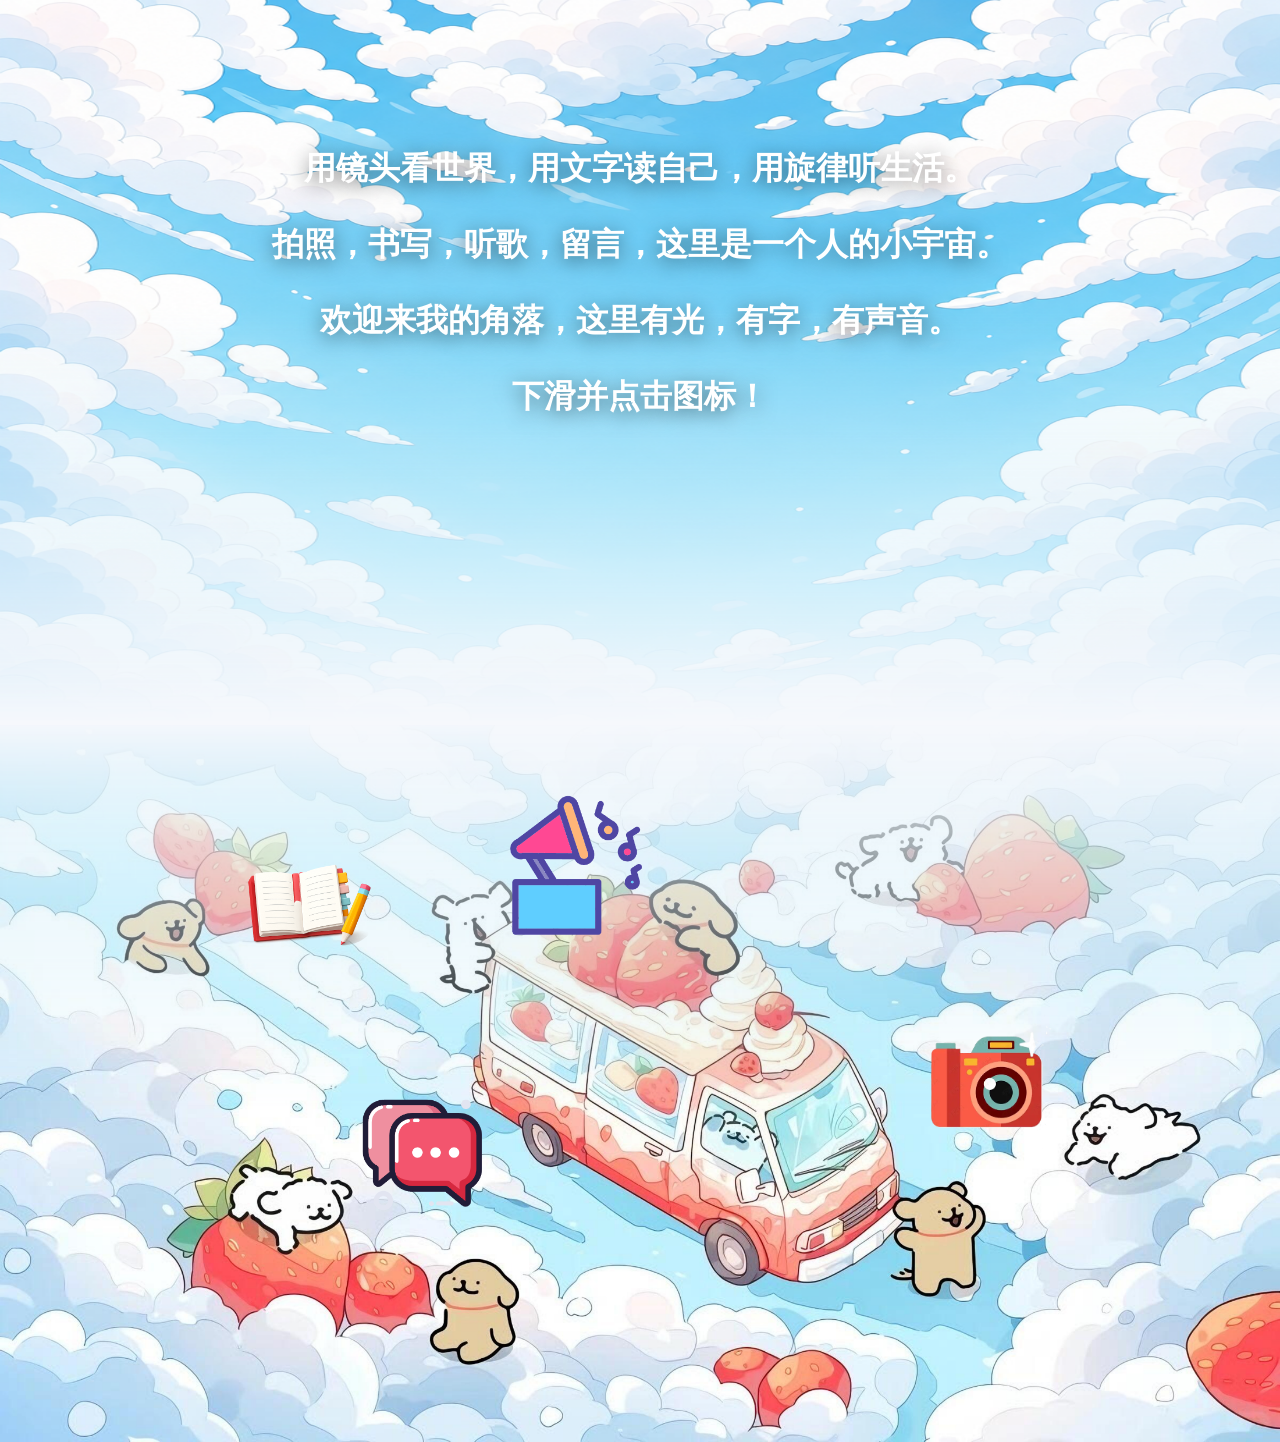
<file: index.html>
<!DOCTYPE html>
<html lang="zh=CN">
<head>
    <meta charset="UTF-8">
    <link rel="stylesheet" href="index.css">
    <link rel="icon" type="image/x-icon" href="images/favicon.jpg">
    <title>ruxingxnigruxing</title>
   
</head>
<body>

    
   <div class="bg-wrapper">
    <!-- ======背景图用 img 标签撑开高度 ====== -->
     <div class="hero-text">
        <p class="line line-1">用镜头看世界，用文字读自己，用旋律听生活。</p>
        <p class="line line-2">拍照，书写，听歌，留言，这里是一个人的小宇宙。</p>
        <p class="line line-3">欢迎来我的角落，这里有光，有字，有声音。</p>
        <p class="line line-3">下滑并点击图标！</p>
    </div>
    <img src="images/bk1.png" alt="背景" class="bg-image">

    <a href="pages/photos.html"> <img src="images/camera.png" alt="Camera" class="Camera-img"></a>
    <a href="pages/article.html"> <img src="images/note.png" alt="Camera" class="note-img"></a>
    <a href="pages/form.html"> <img src="images/comment.png" alt="Camera" class="comment-img"></a>
    <a href="pages/music.html"> <img src="images/music.png" alt="Camera" class="music-img"></a>
    </div>
</body>
</file>
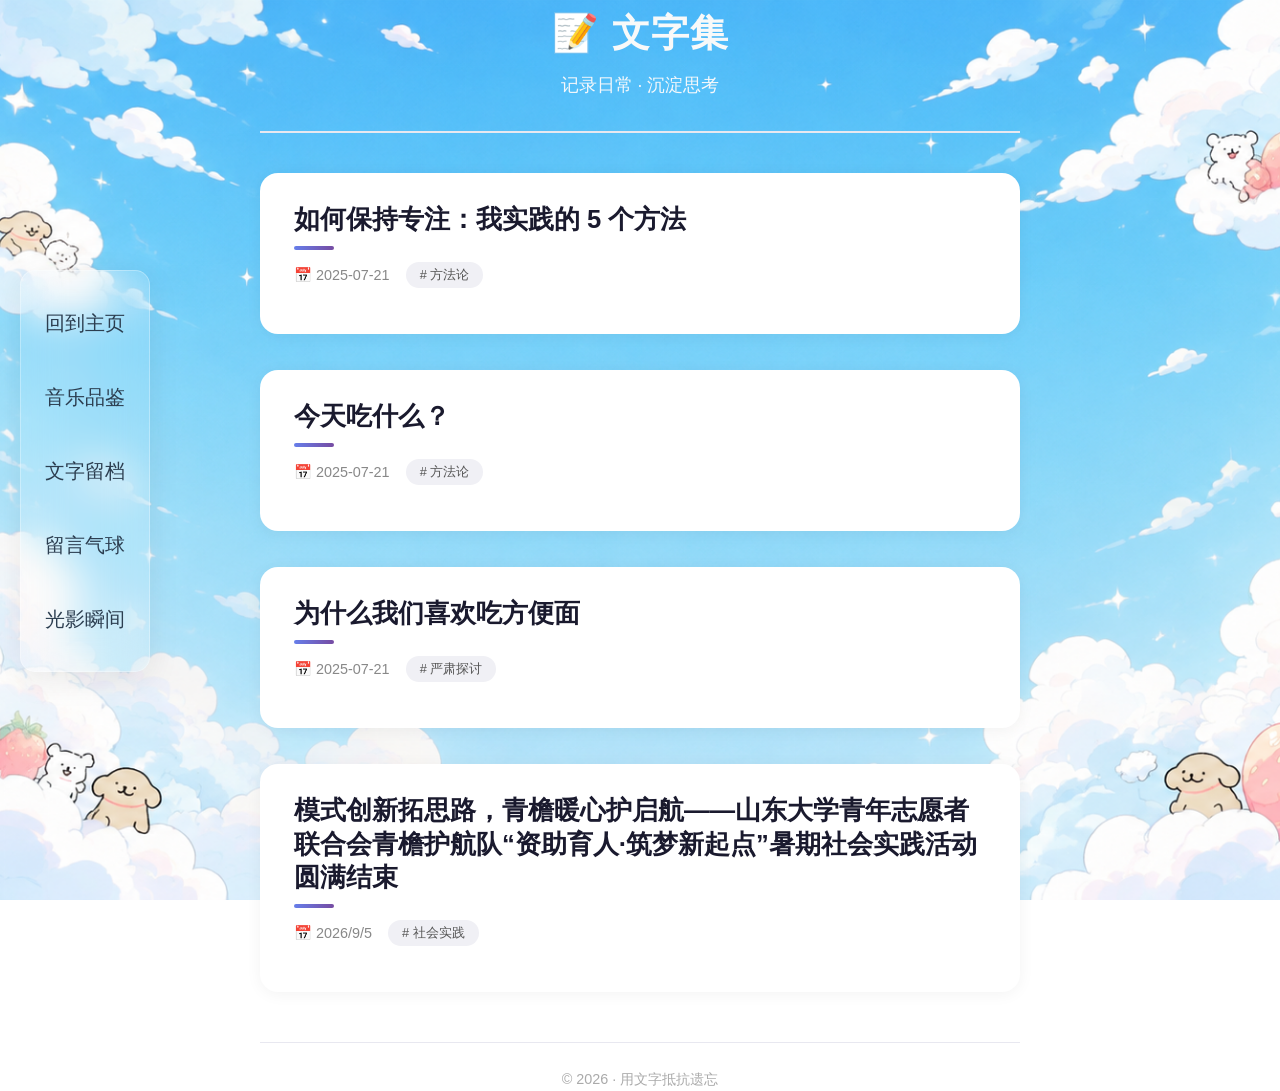
<file: pages/article.html>
<!DOCTYPE html>
<html lang="zh-CN">
<head>
    <meta charset="UTF-8">
    <meta name="viewport" content="width=device-width, initial-scale=1.0">
    <title>我的创作？</title>
    <link rel="stylesheet" href="../css/article.css">
    <link rel="stylesheet" href="../css/base.css">
</head>
<body>
    <div class="box">
			<a href="../index.html">回到主页</a>
			<a href="../pages/music.html" class="active">音乐品鉴</a>
			<a href="../pages/article.html">文字留档</a>
			<a href="../pages/form.html">留言气球</a>
			<a href="../pages/photos.html">光影瞬间</a>
		</div>
    <!-- ====== 顶部标题区 ====== -->
    <header class="page-header">
        <h1>📝 文字集</h1>
        <p>记录日常 · 沉淀思考</p>
    </header>

    <!-- ====== 文章列表 ====== -->
    <main class="article-list">

        <!-- 文章 1 -->
        <article class="article-card">
            <a href="article_details/focus.html" style="display: block; text-decoration: none; color: inherit;">
                <h2 class="article-title">如何保持专注：我实践的 5 个方法</h2>
                <div class="article-meta">
                    <span class="article-date">📅 2025-07-21</span>
                 <span class="article-tag"># 方法论</span>
                </div>
                <div class="article-body">
            </a>
            </div>
        </article>

        <!-- 文章 2 -->
        <article class="article-card">
            <a href="article_details/diet.html" style="display: block; text-decoration: none; color: inherit;">
                <h2 class="article-title">今天吃什么？</h2>
                <div class="article-meta">
                    <span class="article-date">📅 2025-07-21</span>
                 <span class="article-tag"># 方法论</span>
                </div>
                <div class="article-body">
            </a>
            </div>
        </article>

        <!-- 文章 3 -->
        <article class="article-card">
           <a href="article_details/instant_noodles.html" style="display: block; text-decoration: none; color: inherit;">
                <h2 class="article-title">为什么我们喜欢吃方便面</h2>
                <div class="article-meta">
                    <span class="article-date">📅 2025-07-21</span>
                 <span class="article-tag"># 严肃探讨</span>
                </div>
                <div class="article-body">
            </a>
            </div>
        </article>

        <!-- 文章 4 -->
        <article class="article-card">
           <a href="article_details/social_practice.html" style="display: block; text-decoration: none; color: inherit;">
                <h2 class="article-title">模式创新拓思路，青檐暖心护启航——山东大学青年志愿者联合会青檐护航队“资助育人·筑梦新起点”暑期社会实践活动圆满结束</h2>
                <div class="article-meta">
                    <span class="article-date">📅 2026/9/5</span>
                 <span class="article-tag"># 社会实践</span>
                </div>
                <div class="article-body">
            </a>
            </div>
        </article>
    </main>

    <!-- ====== 底部 ====== -->
    <footer class="page-footer">
        <p>© 2026 · 用文字抵抗遗忘</p>
    </footer>

</body>
</html>
</file>
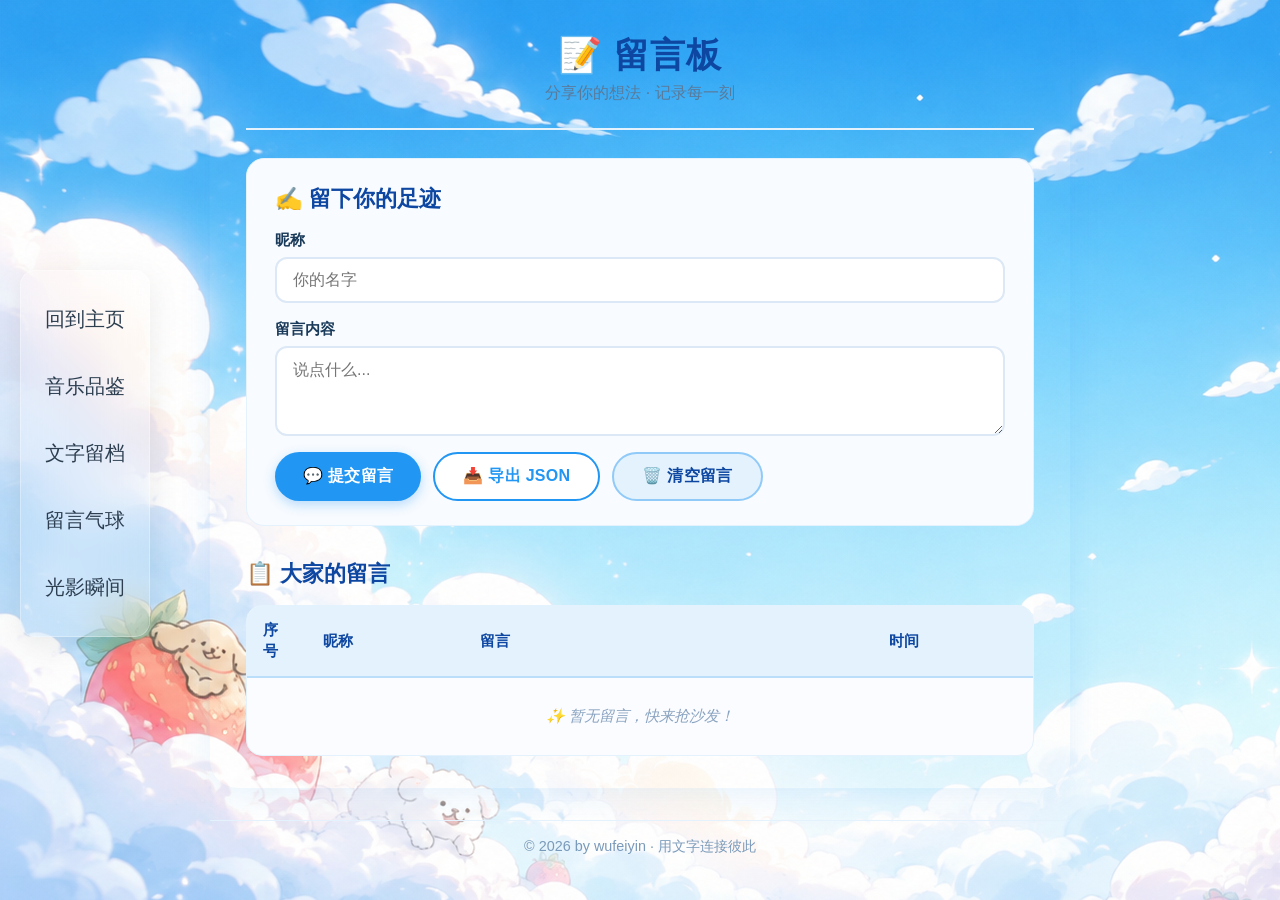
<file: pages/form.html>
<!DOCTYPE html>
<html lang="zh-CN">
<head>
    <meta charset="UTF-8">
    <link rel="stylesheet" href="../css/comment.css">
    <link rel="stylesheet" href="../css/base.css">
    <meta name="viewport" content="width=device-width, initial-scale=1.0">
    <title>留言板</title>
   
</head>
<body>
    <div class="box">
			<a href="../index.html">回到主页</a>
			<a href="../pages/music.html" class="active">音乐品鉴</a>
			<a href="../pages/article.html">文字留档</a>
			<a href="../pages/form.html">留言气球</a>
			<a href="../pages/photos.html">光影瞬间</a>
		</div>
 

    <div class="app-container">
        <header class="page-header">
            <h1>📝 留言板</h1>
            <p>分享你的想法 · 记录每一刻</p>
        </header>

        <!-- 表单区 -->
        <section class="form-section">
            <h2>✍️ 留下你的足迹</h2>
            <form id="msgForm">
                <div class="form-group">
                    <label for="name">昵称</label>
                    <input type="text" id="name" placeholder="你的名字" required>
                </div>
                <div class="form-group">
                    <label for="content">留言内容</label>
                    <textarea id="content" placeholder="说点什么..." required></textarea>
                </div>
                <div class="btn-group">
                    <button type="submit" class="btn btn-primary">💬 提交留言</button>
                    <button type="button" id="exportBtn" class="btn btn-secondary">📥 导出 JSON</button>
                    <button type="button" id="clearBtn" class="btn btn-danger">🗑️ 清空留言</button>
                </div>
            </form>
        </section>

        <!-- 表格区 -->
        <section class="table-section">
            <h2>📋 大家的留言</h2>
            <div class="table-wrapper">
                <table>
                    <thead>
                        <tr>
                            <th style="width:60px;">序号</th>
                            <th style="width:20%;">昵称</th>
                            <th>留言</th>
                            <th style="width:160px;">时间</th>
                        </tr>
                    </thead>
                    <tbody id="msgList">
                        <!-- JS 动态渲染 -->
                    </tbody>
                </table>
            </div>
        </section>
    </div>

    <!-- 底部 -->
    <footer class="page-footer">
        © 2026 by wufeiyin · 用文字连接彼此
    </footer>

    <script>
        // ==========================================
        // 存储层（localStorage）
        // ==========================================
        const STORAGE_KEY = 'messages';

        function getMessages() {
            const data = localStorage.getItem(STORAGE_KEY);
            return data ? JSON.parse(data) : [];
        }

        function saveMessages(messages) {
            localStorage.setItem(STORAGE_KEY, JSON.stringify(messages));
        }

        // ==========================================
        // 渲染表格
        // ==========================================
        function renderTable() {
            const messages = getMessages();
            const tbody = document.getElementById('msgList');
            if (messages.length === 0) {
                tbody.innerHTML = `<tr><td colspan="4" class="empty-msg">✨ 暂无留言，快来抢沙发！</td></tr>`;
                return;
            }
            let html = '';
            messages.forEach((msg, index) => {
                const name = escapeHtml(msg.name);
                const content = escapeHtml(msg.content);
                html += `<tr>
                    <td>${index + 1}</td>
                    <td>${name}</td>
                    <td>${content}</td>
                    <td>${msg.time || ''}</td>
                </tr>`;
            });
            tbody.innerHTML = html;
        }

        function escapeHtml(text) {
            const div = document.createElement('div');
            div.textContent = text;
            return div.innerHTML;
        }

        // ==========================================
        // 表单提交
        // ==========================================
        document.getElementById('msgForm').addEventListener('submit', function(e) {
            e.preventDefault();
            const name = document.getElementById('name').value.trim();
            const content = document.getElementById('content').value.trim();
            if (!name || !content) {
                alert('请完整填写信息！');
                return;
            }

            const messages = getMessages();
            messages.push({
                name: name,
                content: content,
                time: new Date().toLocaleString()
            });
            saveMessages(messages);
            renderTable();
            document.getElementById('name').value = '';
            document.getElementById('content').value = '';
        });

        // ==========================================
        // 导出 JSON
        // ==========================================
        document.getElementById('exportBtn').addEventListener('click', function() {
            const messages = getMessages();
            if (messages.length === 0) {
                alert('暂无数据可导出');
                return;
            }
            const json = JSON.stringify(messages, null, 2);
            const blob = new Blob([json], { type: 'application/json' });
            const url = URL.createObjectURL(blob);
            const a = document.createElement('a');
            a.href = url;
            a.download = `留言数据_${new Date().toISOString().slice(0,10)}.json`;
            document.body.appendChild(a);
            a.click();
            document.body.removeChild(a);
            URL.revokeObjectURL(url);
        });

        // ==========================================
        // 清空留言
        // ==========================================
        document.getElementById('clearBtn').addEventListener('click', function() {
            if (confirm('确定要清空所有留言吗？此操作不可撤销！')) {
                localStorage.removeItem(STORAGE_KEY);
                renderTable();
            }
        });

        // ==========================================
        // 初始化
        // ==========================================
        renderTable();
    </script>
</body>
</html>
</file>
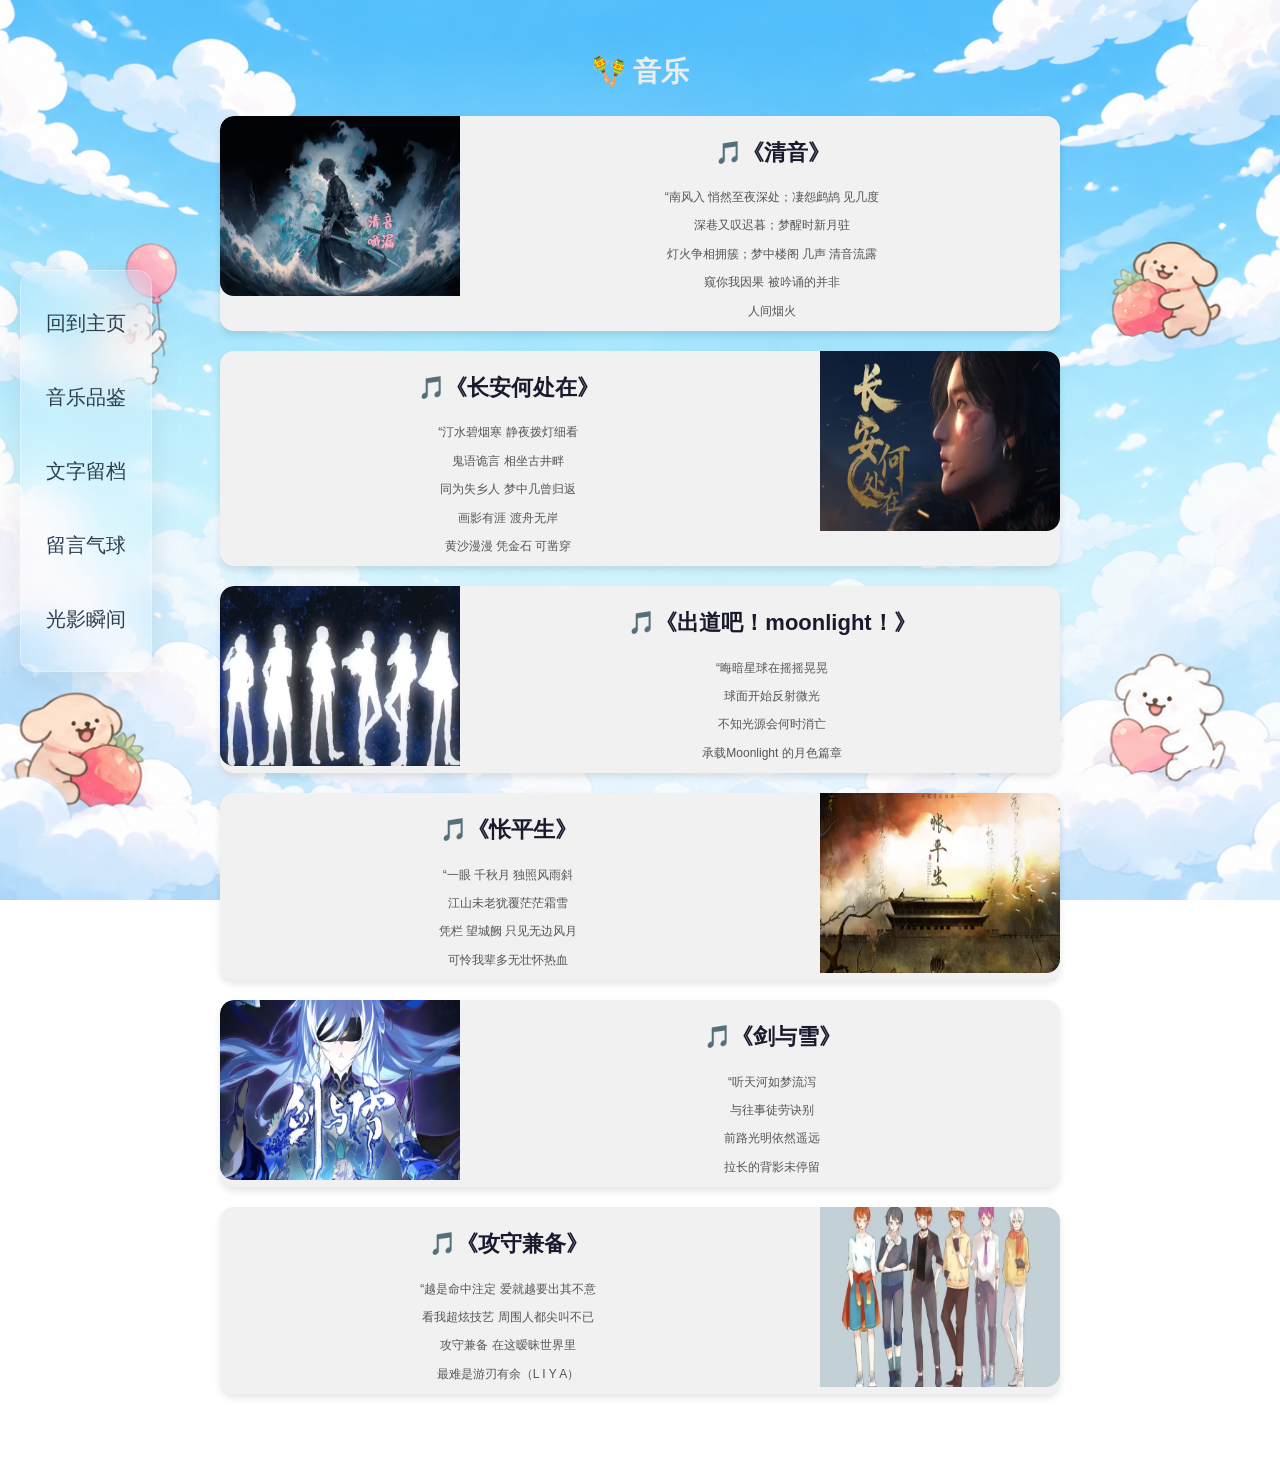
<file: pages/music.html>
<!DOCTYPE html>
<html>
<head>
	<meta charset="UTF-8">
	<!-- AI修改：增加手机端视口适配；修改时间：2026-09-05 -->
	<meta name="viewport" content="width=device-width, initial-scale=1.0">
    <title>music</title>
    <link rel="stylesheet" href="../css/music.css">
    <link rel="stylesheet" href="../css/base.css">
</head>
<body class="music-page">
    <div class="box">
			<a href="../index.html">回到主页</a>
			<a href="../pages/music.html" class="active">音乐品鉴</a>
			<a href="../pages/article.html">文字留档</a>
			<a href="../pages/form.html">留言气球</a>
			<a href="../pages/photos.html">光影瞬间</a>
		</div>

<div id="reading">
			<div class="main-content">
				<h2>🪇 音乐</h2>
				<div class="left">
					<div class="bookcard">
                       <a href="https://www.bilibili.com/video/BV1yUXfBuE2V/?share_source=copy_web&vd_source=71e80ae7db72f1e235403470b622d285" target="_blank"> 
						<img src="../images/清音.avif" />
                        </a>
						<div class="card-text">
                        
							<h3>🎵《清音》</h3>
							<p>“南风入 悄然至夜深处；凄怨鹧鸪 见几度</p>
							<p>深巷又叹迟暮；梦醒时新月驻</p>
							<p>灯火争相拥簇；梦中楼阁 几声 清音流露</p>
							<p>窥你我因果 被吟诵的并非</p>
							<p>人间烟火</p>
						</div>
					</div>
				</div>
				<div class="right">
					<div class="bookcard">
                       <a href="https://www.bilibili.com/video/BV1vhuFzeEmy/?share_source=copy_web&vd_source=71e80ae7db72f1e235403470b622d285" target="_blank"> 
						<img src="../images/长安何处在.avif" />
                        </a>
						<div class="card-text">
                        
							<h3>🎵《长安何处在》</h3>
							<p>“汀水碧烟寒 静夜拨灯细看</p>
							<p>鬼语诡言 相坐古井畔</p>
							<p>同为失乡人 梦中几曾归返</p>
							<p>画影有涯 渡舟无岸</p>
							<p>黄沙漫漫 凭金石 可凿穿</p>
						</div>
					</div>
				</div>
				<div class="left">
					<div class="bookcard">
                       <a href="https://www.bilibili.com/video/BV1ss411B7BU/?share_source=copy_web&vd_source=71e80ae7db72f1e235403470b622d285" target="_blank"> 
						<img src="../images/moonlight.avif" />
                        </a>
						<div class="card-text">
                        
							<h3>🎵《出道吧！moonlight！》</h3>
							<p>“晦暗星球在摇摇晃晃</p>
							<p>球面开始反射微光</p>
							<p>不知光源会何时消亡</p>
							<p>承载Moonlight 的月色篇章</p>
						</div>
					</div>
				</div>
				<div class="right">
					<div class="bookcard">
						<a href="https://www.bilibili.com/video/BV1W54y1i7de/?share_source=copy_web&vd_source=71e80ae7db72f1e235403470b622d285" target="_blank"> 
						<img src="../images/怅平生.avif" />
                        </a>
						<div class="card-text">
                        
							<h3>🎵《怅平生》</h3>
							<p>“一眼 千秋月 独照风雨斜</p>
							<p>江山未老犹覆茫茫霜雪</p>
							<p>凭栏 望城阙 只见无边风月</p>
							<p>可怜我辈多无壮怀热血</p>
						</div>
					</div>
				</div>
		
        
				<div class="left">
					<div class="bookcard">
						<a href="https://www.bilibili.com/video/BV1MRwteoEi3/?share_source=copy_web&vd_source=71e80ae7db72f1e235403470b622d285" target="_blank"> 
						<img src="../images/剑与雪.avif" />
                        </a>
						<div class="card-text">
                        
							<h3>🎵《剑与雪》</h3>
							<p>“听天河如梦流泻</p>
							<p>与往事徒劳诀别</p>
							<p>前路光明依然遥远</p>
							<p>拉长的背影未停留</p>
						</div>
					</div>
				</div>
				<div class="right">
					<div class="bookcard">
						<a href="https://www.bilibili.com/video/BV1As411Y7aV/?share_source=copy_web&vd_source=71e80ae7db72f1e235403470b622d285" target="_blank"> 
						<img src="../images/攻守兼备.avif" />
                        </a>
						<div class="card-text">
                        
							<h3>🎵《攻守兼备》</h3>
							<p>“越是命中注定 爱就越要出其不意</p>
							<p>看我超炫技艺 周围人都尖叫不已</p>
							<p>攻守兼备 在这暧昧世界里</p>
							<p>最难是游刃有余（L I Y A）</p>
						</div>
					</div>
				</div>
				
			
</div> <!--展示结束-->


</body>
</file>
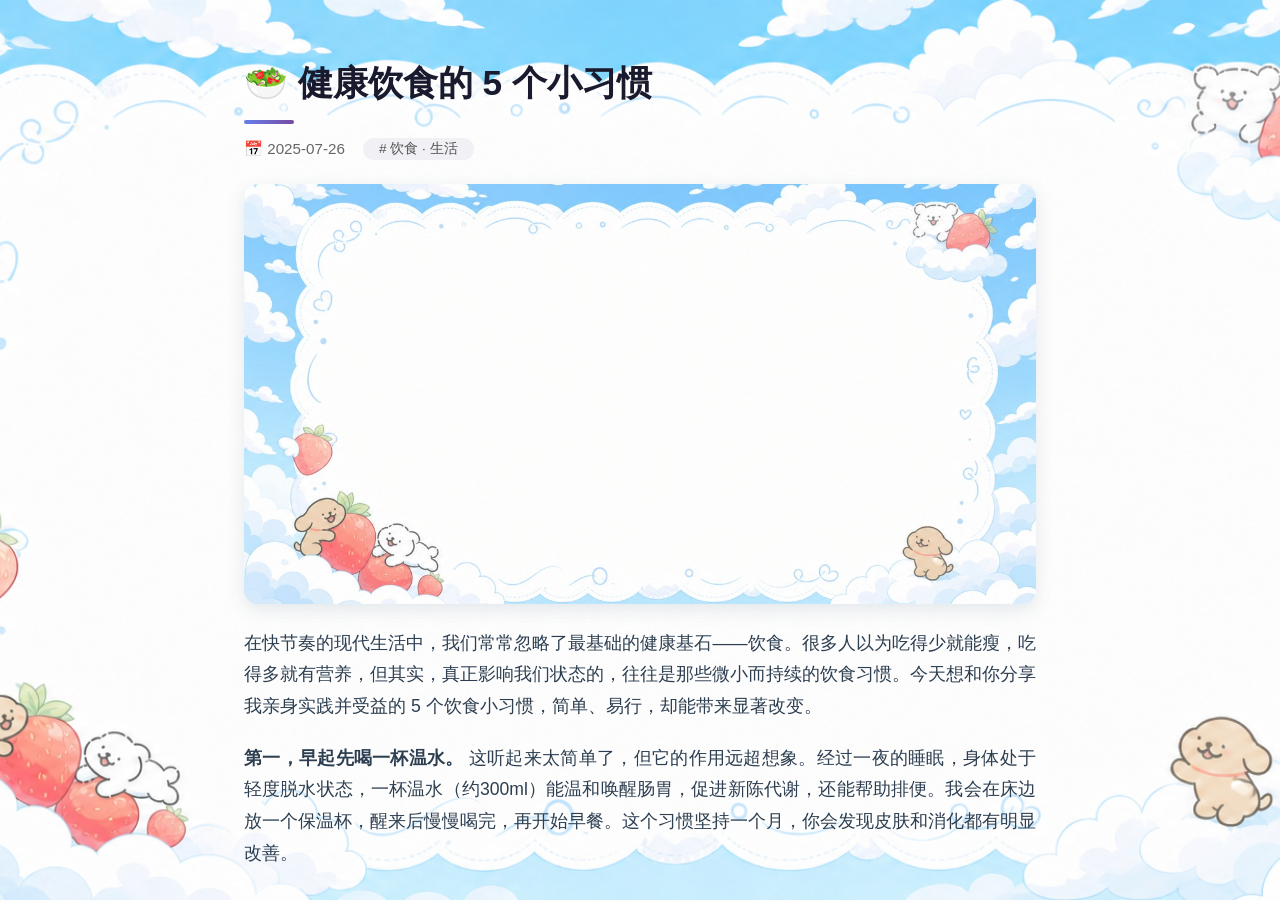
<file: pages/article_details/diet.html>
<!DOCTYPE html>
<html lang="zh-CN">
<head>
    <meta charset="UTF-8">
   
    <meta name="viewport" content="width=device-width, initial-scale=1.0">
    <title>文章详情 · 健康饮食</title>
    <style>
        /* ====== 全局重置 ====== */
        * {
            margin: 0;
            padding: 0;
            box-sizing: border-box;
        }

        /* ====== 禁止页面滚动，背景固定 ====== */
        html, body {
            height: 100%;
            overflow: hidden;                 /* 禁止页面滚动 */
            font-family: -apple-system, "PingFang SC", "Microsoft YaHei", sans-serif;
        }

        /* ====== 背景图（固定在 body 上） ====== */
        body {
            background-image: url("../../images/detailbk1.png");   /* 换成你的图 */
            background-repeat: no-repeat;
            background-attachment: fixed;              /* ★ 固定不动 */
            background-position: center;
            background-size: cover;
            background-color: #2c3e50;                 /* 备用底色 */
            
            /* 用 Flex 让卡片居中 */
            display: flex;
            justify-content: center;
            align-items: center;
            padding: 30px;
        }

        /* ====== 卡片容器（带半透明背景，提升文字可读性） ====== */
        .detail-card {
            width: 100%;
            max-width: 75%;
            max-height: 80%;                 /* ★ 限制最大高度，超出滚动 */
            overflow-y: auto;                 /* 内容多时出现滚动条 */
            background: transparent
            backdrop-filter transparent;       /* 毛玻璃效果（可选） */
            
            
            /* 滚动条样式（美化，可选） */
            scrollbar-width: thin;
            scrollbar-color: #ccc transparent;
        }

        .detail-card::-webkit-scrollbar {
            width: 6px;
        }
        .detail-card::-webkit-scrollbar-track {
            background: transparent;
        }
        .detail-card::-webkit-scrollbar-thumb {
            background: #bbb;
            border-radius: 10px;
        }

        /* ====== 文章内容样式 ====== */
        .article-title {
            font-size: 2.2rem;
            font-weight: 700;
            color: #1a1a2e;
            margin-bottom: 10px;
            line-height: 1.3;
        }

        .article-title::after {
            content: '';
            display: block;
            width: 50px;
            height: 4px;
            background: linear-gradient(90deg, #667eea, #764ba2);
            border-radius: 4px;
            margin-top: 14px;
        }

        .article-meta {
            display: flex;
            align-items: center;
            gap: 18px;
            margin: 14px 0 24px 0;
            font-size: 0.95rem;
            color: #666;
        }

        .article-tag {
            background: #f0f0f5;
            padding: 2px 16px;
            border-radius: 20px;
            color: #555;
            font-size: 0.85rem;
        }

        .article-body p {
            font-size: 1.1rem;
            line-height: 1.8;
            color: #2c3e50;
            margin-bottom: 20px;
            text-align: justify;
        }

        .article-body p:last-child {
            margin-bottom: 0;
        }

        /* ====== 返回按钮（可有可无） ====== */
        .back-link {
            display: inline-block;
            margin-top: 24px;
            color: #667eea;
            text-decoration: none;
            font-size: 0.95rem;
            transition: color 0.2s;
        }
        .back-link:hover {
            color: #4a5bb5;
            text-decoration: underline;
        }

        /* ====== 响应式（手机） ====== */
        @media (max-width: 600px) {
            body { padding: 16px; }
            .detail-card {
                padding: 24px 20px;
                max-height: 90vh;
            }
            .article-title { font-size: 1.6rem; }
            .article-body p { font-size: 1rem; }
        }
    </style>
    <link rel="stylesheet" href="../../css/detail.css">
</head>
<body>
   
    <div class="detail-card">
        <h1 class="article-title">🥗 健康饮食的 5 个小习惯</h1>
        <div class="article-meta">
            <span>📅 2025-07-26</span>
            <span class="article-tag"># 饮食 · 生活</span>
        </div>
        <figure class="article-image-container">
            <img src="../../images/detailbk1.jpg" alt="健康饮食文章配图">
        </figure>
        <div class="article-body">
            <p>在快节奏的现代生活中，我们常常忽略了最基础的健康基石——饮食。很多人以为吃得少就能瘦，吃得多就有营养，但其实，真正影响我们状态的，往往是那些微小而持续的饮食习惯。今天想和你分享我亲身实践并受益的 5 个饮食小习惯，简单、易行，却能带来显著改变。</p>

            <p><strong>第一，早起先喝一杯温水。</strong> 这听起来太简单了，但它的作用远超想象。经过一夜的睡眠，身体处于轻度脱水状态，一杯温水（约300ml）能温和唤醒肠胃，促进新陈代谢，还能帮助排便。我会在床边放一个保温杯，醒来后慢慢喝完，再开始早餐。这个习惯坚持一个月，你会发现皮肤和消化都有明显改善。</p>

            <p><strong>第二，每餐先吃蔬菜，再吃蛋白质，最后吃主食。</strong> 这个顺序能平稳血糖，避免餐后犯困。蔬菜中的膳食纤维能增加饱腹感，减少对高热量主食的摄入量。我的午餐标配是一大份绿叶菜（清炒或凉拌），加上一份优质蛋白（鸡胸肉、鱼、豆腐），最后再吃小半碗杂粮饭。这样吃，既满足又不容易长胖。</p>

            <p><strong>第三，用天然调味品代替加工酱料。</strong> 市售的番茄酱、沙拉酱、辣椒酱往往含有大量糖、盐和添加剂。我习惯用柠檬汁、黑胡椒、蒜末、香草碎来调味，或者用无糖酸奶代替沙拉酱。这样既能尝到食物本真的味道，又减少了不必要的热量和钠摄入，舌头也会变得更敏感，能尝出蔬菜的清甜。</p>

            <p><strong>第四，零食换成原味坚果和水果。</strong> 以前下午三四点总是饿得心慌，想点炸鸡奶茶。后来我把零食柜换成了核桃、巴旦木、蓝莓和苹果。坚果提供优质脂肪和饱腹感，水果补充维生素和天然糖分。每次只抓一小把（约20克），配一杯无糖茶，既解馋又健康，精力也更稳定。</p>

            <p><strong>第五，晚餐尽量在睡前 3 小时完成，且吃得清淡。</strong> 夜晚消化系统需要休息，太晚进食会影响睡眠质量，也容易导致脂肪囤积。我一般会在 18:30 前吃完晚餐，以汤、蒸菜、粥为主，减少油腻和辛辣。如果睡前实在饿，会喝一小杯热牛奶或吃几颗樱桃，既安神又不会增加肠胃负担。</p>

            <p>这些习惯看起来微不足道，但它们共同构建了身体的“底层代码”。坚持三个月后，我的体重自然回落到健康范围，皮肤变得透亮，精力更充沛，连情绪都稳定了很多。最重要的是，我没有经历痛苦的节食，只是在日常中做了些微调。</p>

            <p>饮食不是束缚，而是对自己温柔的爱。希望我的分享能给你一些启发，从今天开始，选一两个习惯试试看。你不需要完美，只需要开始。祝你吃得开心，活得轻盈。🍃</p>
        </div>
        <a href="../article.html" class="back-link">← 返回列表</a>
    </div>

</body>
</html>
</file>
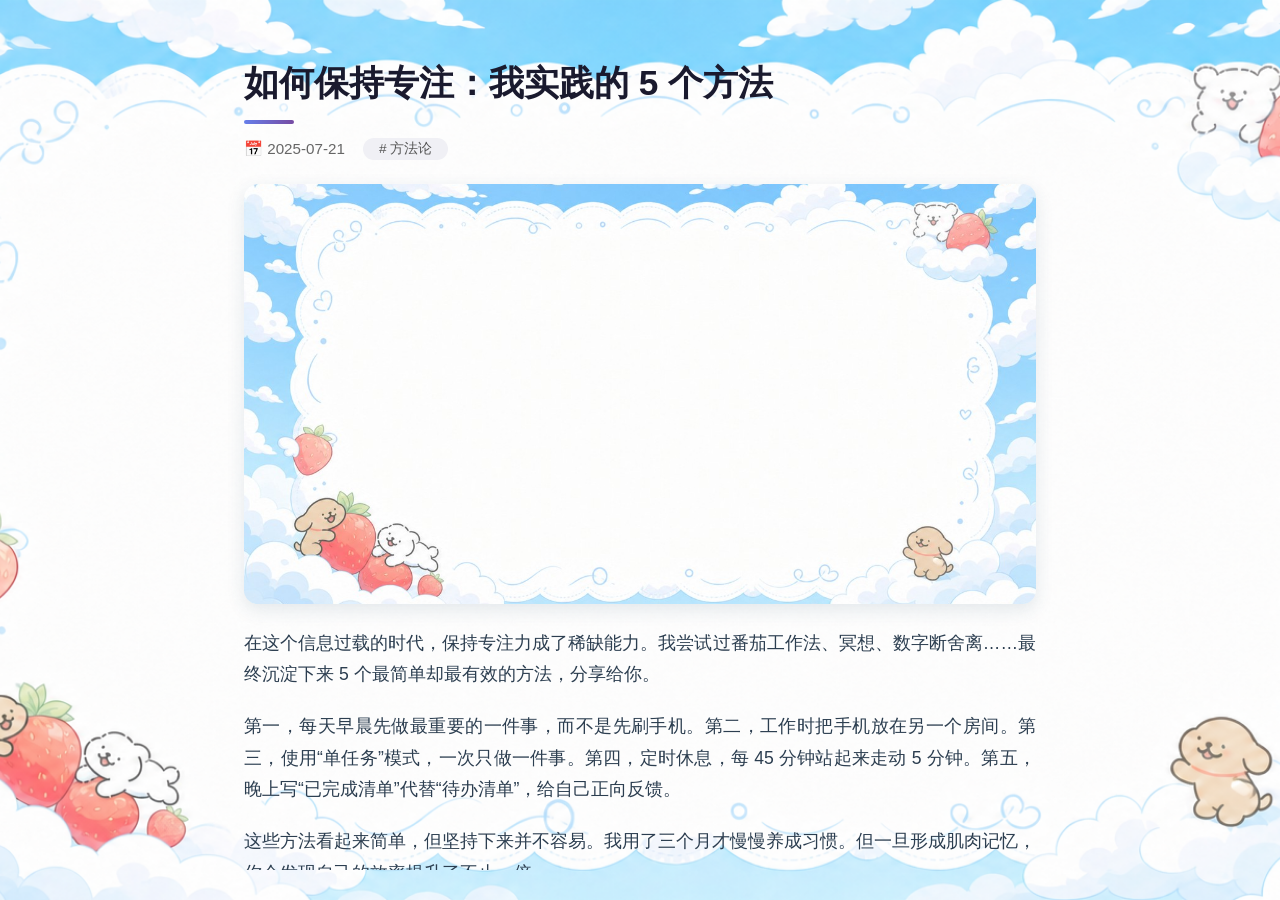
<file: pages/article_details/focus.html>
<!DOCTYPE html>
<html lang="zh-CN">
<head>
    <meta charset="UTF-8">
    <meta name="viewport" content="width=device-width, initial-scale=1.0">
    <title>文章详情 · 固定背景</title>
    <style>
        /* ====== 全局重置 ====== */
        * {
            margin: 0;
            padding: 0;
            box-sizing: border-box;
        }

        /* ====== 禁止页面滚动，背景固定 ====== */
        html, body {
            height: 100%;
            overflow: hidden;                 /* 禁止页面滚动 */
            font-family: -apple-system, "PingFang SC", "Microsoft YaHei", sans-serif;
        }

        /* ====== 背景图（固定在 body 上） ====== */
        body {
            background-image: url("../../images/detailbk1.png");   /* 换成你的图 */
            background-repeat: no-repeat;
            background-attachment: fixed;              /* ★ 固定不动 */
            background-position: center;
            background-size: cover;
            background-color: #2c3e50;                 /* 备用底色 */
            
            /* 用 Flex 让卡片居中 */
            display: flex;
            justify-content: center;
            align-items: center;
            padding: 30px;
        }

        /* ====== 卡片容器（带半透明背景，提升文字可读性） ====== */
        .detail-card {
            width: 100%;
            max-width: 75%;
            max-height: 80%;                 /* ★ 限制最大高度，超出滚动 */
            overflow-y: auto;                 /* 内容多时出现滚动条 */
            background: transparent
            backdrop-filter transparent;       /* 毛玻璃效果（可选） */
            
            
            /* 滚动条样式（美化，可选） */
            scrollbar-width: thin;
            scrollbar-color: #ccc transparent;
        }

        .detail-card::-webkit-scrollbar {
            width: 6px;
        }
        .detail-card::-webkit-scrollbar-track {
            background: transparent;
        }
        .detail-card::-webkit-scrollbar-thumb {
            background: #bbb;
            border-radius: 10px;
        }

        /* ====== 文章内容样式 ====== */
        .article-title {
            font-size: 2.2rem;
            font-weight: 700;
            color: #1a1a2e;
            margin-bottom: 10px;
            line-height: 1.3;
        }

        .article-title::after {
            content: '';
            display: block;
            width: 50px;
            height: 4px;
            background: linear-gradient(90deg, #667eea, #764ba2);
            border-radius: 4px;
            margin-top: 14px;
        }

        .article-meta {
            display: flex;
            align-items: center;
            gap: 18px;
            margin: 14px 0 24px 0;
            font-size: 0.95rem;
            color: #666;
        }

        .article-tag {
            background: #f0f0f5;
            padding: 2px 16px;
            border-radius: 20px;
            color: #555;
            font-size: 0.85rem;
        }

        .article-body p {
            font-size: 1.1rem;
            line-height: 1.8;
            color: #2c3e50;
            margin-bottom: 20px;
            text-align: justify;
        }

        .article-body p:last-child {
            margin-bottom: 0;
        }

        /* ====== 返回按钮（可有可无） ====== */
        .back-link {
            display: inline-block;
            margin-top: 24px;
            color: #667eea;
            text-decoration: none;
            font-size: 0.95rem;
            transition: color 0.2s;
        }
        .back-link:hover {
            color: #4a5bb5;
            text-decoration: underline;
        }

        /* ====== 响应式（手机） ====== */
        @media (max-width: 600px) {
            body { padding: 16px; }
            .detail-card {
                padding: 24px 20px;
                max-height: 90vh;
            }
            .article-title { font-size: 1.6rem; }
            .article-body p { font-size: 1rem; }
        }
    </style>
    <link rel="stylesheet" href="../../css/detail.css">
</head>
<body>

    <div class="detail-card">
        <h1 class="article-title">如何保持专注：我实践的 5 个方法</h1>
        <div class="article-meta">
            <span>📅 2025-07-21</span>
            <span class="article-tag"># 方法论</span>
        </div>
        <figure class="article-image-container">
            <img src="../../images/detailbk1.jpg" alt="保持专注文章配图">
        </figure>
        <div class="article-body">
            <p>在这个信息过载的时代，保持专注力成了稀缺能力。我尝试过番茄工作法、冥想、数字断舍离……最终沉淀下来 5 个最简单却最有效的方法，分享给你。</p>
            <p>第一，每天早晨先做最重要的一件事，而不是先刷手机。第二，工作时把手机放在另一个房间。第三，使用“单任务”模式，一次只做一件事。第四，定时休息，每 45 分钟站起来走动 5 分钟。第五，晚上写“已完成清单”代替“待办清单”，给自己正向反馈。</p>
            <p>这些方法看起来简单，但坚持下来并不容易。我用了三个月才慢慢养成习惯。但一旦形成肌肉记忆，你会发现自己的效率提升了不止一倍。</p>
            <p>另外，环境也至关重要。整理好你的工作桌面，只保留当前任务必需的物品。关闭电脑上不必要的通知，把手机调至静音或专注模式。这些外在的“秩序感”会无形中帮你减少注意力的分散。</p>
            <p>最后，要给自己留有“无聊”的时间。不要用碎片信息填满所有空隙，让大脑有机会自由漫游，很多灵感反而会在这些时刻涌现。</p>
            <p>……（以下继续扩充，直到超出卡片高度，就能看到滚动效果）</p>
            <p>希望这些分享对你有帮助，也欢迎在评论区交流你的专注方法。</p>
            <p>在这个信息过载的时代，保持专注力成了稀缺能力。我尝试过番茄工作法、冥想、数字断舍离……最终沉淀下来 5 个最简单却最有效的方法，分享给你。</p>
            <p>第一，每天早晨先做最重要的一件事，而不是先刷手机。第二，工作时把手机放在另一个房间。第三，使用“单任务”模式，一次只做一件事。第四，定时休息，每 45 分钟站起来走动 5 分钟。第五，晚上写“已完成清单”代替“待办清单”，给自己正向反馈。</p>
            <p>这些方法看起来简单，但坚持下来并不容易。我用了三个月才慢慢养成习惯。但一旦形成肌肉记忆，你会发现自己的效率提升了不止一倍。</p>
            <p>另外，环境也至关重要。整理好你的工作桌面，只保留当前任务必需的物品。关闭电脑上不必要的通知，把手机调至静音或专注模式。这些外在的“秩序感”会无形中帮你减少注意力的分散。</p>
            <p>最后，要给自己留有“无聊”的时间。不要用碎片信息填满所有空隙，让大脑有机会自由漫游，很多灵感反而会在这些时刻涌现。</p>
            <p>……（以下继续扩充，直到超出卡片高度，就能看到滚动效果）</p>
            <p>希望这些分享对你有帮助，也欢迎在评论区交流你的专注方法。</p>
            <p>在这个信息过载的时代，保持专注力成了稀缺能力。我尝试过番茄工作法、冥想、数字断舍离……最终沉淀下来 5 个最简单却最有效的方法，分享给你。</p>
            <p>第一，每天早晨先做最重要的一件事，而不是先刷手机。第二，工作时把手机放在另一个房间。第三，使用“单任务”模式，一次只做一件事。第四，定时休息，每 45 分钟站起来走动 5 分钟。第五，晚上写“已完成清单”代替“待办清单”，给自己正向反馈。</p>
            <p>这些方法看起来简单，但坚持下来并不容易。我用了三个月才慢慢养成习惯。但一旦形成肌肉记忆，你会发现自己的效率提升了不止一倍。</p>
            <p>另外，环境也至关重要。整理好你的工作桌面，只保留当前任务必需的物品。关闭电脑上不必要的通知，把手机调至静音或专注模式。这些外在的“秩序感”会无形中帮你减少注意力的分散。</p>
            <p>最后，要给自己留有“无聊”的时间。不要用碎片信息填满所有空隙，让大脑有机会自由漫游，很多灵感反而会在这些时刻涌现。</p>
            <p>……（以下继续扩充，直到超出卡片高度，就能看到滚动效果）</p>
            <p>希望这些分享对你有帮助，也欢迎在评论区交流你的专注方法。</p>
            <p>在这个信息过载的时代，保持专注力成了稀缺能力。我尝试过番茄工作法、冥想、数字断舍离……最终沉淀下来 5 个最简单却最有效的方法，分享给你。</p>
            <p>第一，每天早晨先做最重要的一件事，而不是先刷手机。第二，工作时把手机放在另一个房间。第三，使用“单任务”模式，一次只做一件事。第四，定时休息，每 45 分钟站起来走动 5 分钟。第五，晚上写“已完成清单”代替“待办清单”，给自己正向反馈。</p>
            <p>这些方法看起来简单，但坚持下来并不容易。我用了三个月才慢慢养成习惯。但一旦形成肌肉记忆，你会发现自己的效率提升了不止一倍。</p>
            <p>另外，环境也至关重要。整理好你的工作桌面，只保留当前任务必需的物品。关闭电脑上不必要的通知，把手机调至静音或专注模式。这些外在的“秩序感”会无形中帮你减少注意力的分散。</p>
            <p>最后，要给自己留有“无聊”的时间。不要用碎片信息填满所有空隙，让大脑有机会自由漫游，很多灵感反而会在这些时刻涌现。</p>
            <p>……（以下继续扩充，直到超出卡片高度，就能看到滚动效果）</p>
            <p>希望这些分享对你有帮助，也欢迎在评论区交流你的专注方法。</p>
            
        </div>
        <a href="../article.html" class="back-link">← 返回列表</a>
    </div>

</body>
</html>
</file>
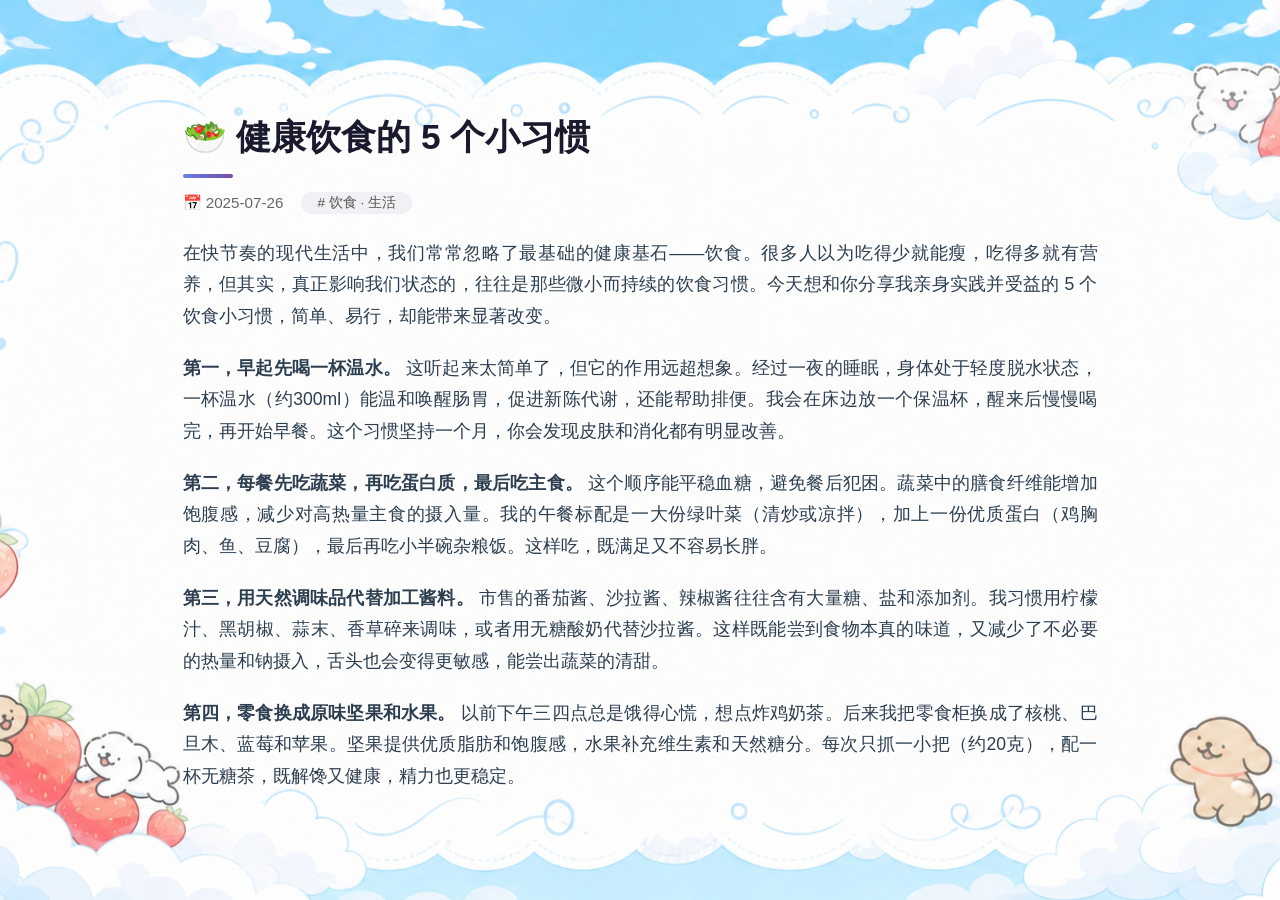
<file: pages/article_details/instant_noodles.html>
<!DOCTYPE html>
<html lang="zh-CN">
<head>
    <meta charset="UTF-8">
    <meta name="viewport" content="width=device-width, initial-scale=1.0">
    
    <title>文章详情 · 固定背景</title>
    <style>
        /* ====== 全局重置 ====== */
        * {
            margin: 0;
            padding: 0;
            box-sizing: border-box;
        }

        /* ====== 禁止页面滚动，背景固定 ====== */
        html, body {
            height: 100%;
            overflow: hidden;                 /* 禁止页面滚动 */
            font-family: -apple-system, "PingFang SC", "Microsoft YaHei", sans-serif;
        }

        /* ====== 背景图（固定在 body 上） ====== */
        body {
            background-image: url("../../images/detailbk1.png");   /* 换成你的图 */
            background-repeat: no-repeat;
            background-attachment: fixed;              /* ★ 固定不动 */
            background-position: center;
            background-size: cover;
            background-color: #2c3e50;                 /* 备用底色 */
            
            /* 用 Flex 让卡片居中 */
            display: flex;
            justify-content: center;
            align-items: center;
            padding: 30px;
        }

        /* ====== 卡片容器（带半透明背景，提升文字可读性） ====== */
        .detail-card {
            width: 100%;
            max-width: 75%;
            max-height: 80%;                 /* ★ 限制最大高度，超出滚动 */
            overflow-y: auto;                 /* 内容多时出现滚动条 */
            background: transparent
            backdrop-filter transparent;       /* 毛玻璃效果（可选） */
            
            
            /* 滚动条样式（美化，可选） */
            scrollbar-width: thin;
            scrollbar-color: #ccc transparent;
        }

        .detail-card::-webkit-scrollbar {
            width: 6px;
        }
        .detail-card::-webkit-scrollbar-track {
            background: transparent;
        }
        .detail-card::-webkit-scrollbar-thumb {
            background: #bbb;
            border-radius: 10px;
        }

        /* ====== 文章内容样式 ====== */
        .article-title {
            font-size: 2.2rem;
            font-weight: 700;
            color: #1a1a2e;
            margin-bottom: 10px;
            line-height: 1.3;
        }

        .article-title::after {
            content: '';
            display: block;
            width: 50px;
            height: 4px;
            background: linear-gradient(90deg, #667eea, #764ba2);
            border-radius: 4px;
            margin-top: 14px;
        }

        .article-meta {
            display: flex;
            align-items: center;
            gap: 18px;
            margin: 14px 0 24px 0;
            font-size: 0.95rem;
            color: #666;
        }

        .article-tag {
            background: #f0f0f5;
            padding: 2px 16px;
            border-radius: 20px;
            color: #555;
            font-size: 0.85rem;
        }

        .article-body p {
            font-size: 1.1rem;
            line-height: 1.8;
            color: #2c3e50;
            margin-bottom: 20px;
            text-align: justify;
        }

        .article-body p:last-child {
            margin-bottom: 0;
        }

        /* ====== 返回按钮（可有可无） ====== */
        .back-link {
            display: inline-block;
            margin-top: 24px;
            color: #667eea;
            text-decoration: none;
            font-size: 0.95rem;
            transition: color 0.2s;
        }
        .back-link:hover {
            color: #4a5bb5;
            text-decoration: underline;
        }

        /* ====== 响应式（手机） ====== */
        @media (max-width: 600px) {
            body { padding: 16px; }
            .detail-card {
                padding: 24px 20px;
                max-height: 90vh;
            }
            .article-title { font-size: 1.6rem; }
            .article-body p { font-size: 1rem; }
        }
    </style>
</head>
<body>
    
    <div class="detail-card">
        <h1 class="article-title">🥗 健康饮食的 5 个小习惯</h1>
        <div class="article-meta">
            <span>📅 2025-07-26</span>
            <span class="article-tag"># 饮食 · 生活</span>
        </div>
        <div class="article-body">
            <p>在快节奏的现代生活中，我们常常忽略了最基础的健康基石——饮食。很多人以为吃得少就能瘦，吃得多就有营养，但其实，真正影响我们状态的，往往是那些微小而持续的饮食习惯。今天想和你分享我亲身实践并受益的 5 个饮食小习惯，简单、易行，却能带来显著改变。</p>

            <p><strong>第一，早起先喝一杯温水。</strong> 这听起来太简单了，但它的作用远超想象。经过一夜的睡眠，身体处于轻度脱水状态，一杯温水（约300ml）能温和唤醒肠胃，促进新陈代谢，还能帮助排便。我会在床边放一个保温杯，醒来后慢慢喝完，再开始早餐。这个习惯坚持一个月，你会发现皮肤和消化都有明显改善。</p>

            <p><strong>第二，每餐先吃蔬菜，再吃蛋白质，最后吃主食。</strong> 这个顺序能平稳血糖，避免餐后犯困。蔬菜中的膳食纤维能增加饱腹感，减少对高热量主食的摄入量。我的午餐标配是一大份绿叶菜（清炒或凉拌），加上一份优质蛋白（鸡胸肉、鱼、豆腐），最后再吃小半碗杂粮饭。这样吃，既满足又不容易长胖。</p>

            <p><strong>第三，用天然调味品代替加工酱料。</strong> 市售的番茄酱、沙拉酱、辣椒酱往往含有大量糖、盐和添加剂。我习惯用柠檬汁、黑胡椒、蒜末、香草碎来调味，或者用无糖酸奶代替沙拉酱。这样既能尝到食物本真的味道，又减少了不必要的热量和钠摄入，舌头也会变得更敏感，能尝出蔬菜的清甜。</p>

            <p><strong>第四，零食换成原味坚果和水果。</strong> 以前下午三四点总是饿得心慌，想点炸鸡奶茶。后来我把零食柜换成了核桃、巴旦木、蓝莓和苹果。坚果提供优质脂肪和饱腹感，水果补充维生素和天然糖分。每次只抓一小把（约20克），配一杯无糖茶，既解馋又健康，精力也更稳定。</p>

            <p><strong>第五，晚餐尽量在睡前 3 小时完成，且吃得清淡。</strong> 夜晚消化系统需要休息，太晚进食会影响睡眠质量，也容易导致脂肪囤积。我一般会在 18:30 前吃完晚餐，以汤、蒸菜、粥为主，减少油腻和辛辣。如果睡前实在饿，会喝一小杯热牛奶或吃几颗樱桃，既安神又不会增加肠胃负担。</p>

            <p>这些习惯看起来微不足道，但它们共同构建了身体的“底层代码”。坚持三个月后，我的体重自然回落到健康范围，皮肤变得透亮，精力更充沛，连情绪都稳定了很多。最重要的是，我没有经历痛苦的节食，只是在日常中做了些微调。</p>

            <p>饮食不是束缚，而是对自己温柔的爱。希望我的分享能给你一些启发，从今天开始，选一两个习惯试试看。你不需要完美，只需要开始。祝你吃得开心，活得轻盈。🍃</p>
        </div>
        <a href="../article.html" class="back-link">← 返回列表</a>
    </div>

</body>
</html>
</file>
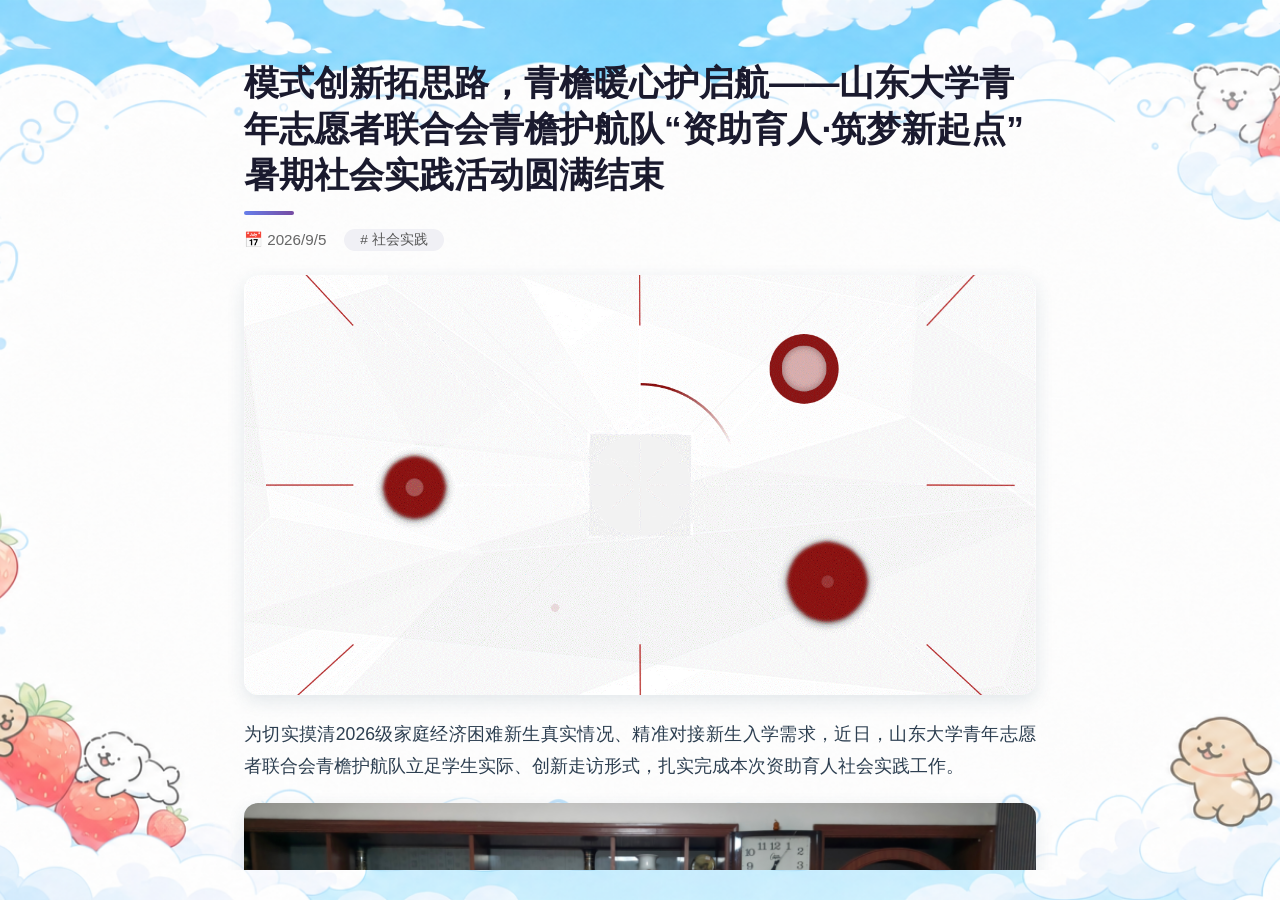
<file: pages/article_details/social_practice.html>
<!DOCTYPE html>
<html lang="zh-CN">
<head>
    <meta charset="UTF-8">
    <meta name="viewport" content="width=device-width, initial-scale=1.0">
    
    <title>文章详情 · 固定背景</title>
    <style>
        /* ====== 全局重置 ====== */
        * {
            margin: 0;
            padding: 0;
            box-sizing: border-box;
        }

        /* ====== 禁止页面滚动，背景固定 ====== */
        html, body {
            height: 100%;
            overflow: hidden;                 /* 禁止页面滚动 */
            font-family: -apple-system, "PingFang SC", "Microsoft YaHei", sans-serif;
        }

        /* ====== 背景图（固定在 body 上） ====== */
        body {
            background-image: url("../../images/detailbk1.png");   /* 换成你的图 */
            background-repeat: no-repeat;
            background-attachment: fixed;              /* ★ 固定不动 */
            background-position: center;
            background-size: cover;
            background-color: #2c3e50;                 /* 备用底色 */
            
            /* 用 Flex 让卡片居中 */
            display: flex;
            justify-content: center;
            align-items: center;
            padding: 30px;
        }

        /* ====== 卡片容器（带半透明背景，提升文字可读性） ====== */
        .detail-card {
            width: 100%;
            max-width: 75%;
            max-height: 80%;                 /* ★ 限制最大高度，超出滚动 */
            overflow-y: auto;                 /* 内容多时出现滚动条 */
            background: transparent
            backdrop-filter transparent;       /* 毛玻璃效果（可选） */
            
            
            /* 滚动条样式（美化，可选） */
            scrollbar-width: thin;
            scrollbar-color: #ccc transparent;
        }

        .detail-card::-webkit-scrollbar {
            width: 6px;
        }
        .detail-card::-webkit-scrollbar-track {
            background: transparent;
        }
        .detail-card::-webkit-scrollbar-thumb {
            background: #bbb;
            border-radius: 10px;
        }

        /* ====== 文章内容样式 ====== */
        .article-title {
            font-size: 2.2rem;
            font-weight: 700;
            color: #1a1a2e;
            margin-bottom: 10px;
            line-height: 1.3;
        }

        .article-title::after {
            content: '';
            display: block;
            width: 50px;
            height: 4px;
            background: linear-gradient(90deg, #667eea, #764ba2);
            border-radius: 4px;
            margin-top: 14px;
        }

        .article-meta {
            display: flex;
            align-items: center;
            gap: 18px;
            margin: 14px 0 24px 0;
            font-size: 0.95rem;
            color: #666;
        }

        .article-tag {
            background: #f0f0f5;
            padding: 2px 16px;
            border-radius: 20px;
            color: #555;
            font-size: 0.85rem;
        }

        .article-body p {
            font-size: 1.1rem;
            line-height: 1.8;
            color: #2c3e50;
            margin-bottom: 20px;
            text-align: justify;
        }

        .article-body p:last-child {
            margin-bottom: 0;
        }

        /* ====== 返回按钮（可有可无） ====== */
        .back-link {
            display: inline-block;
            margin-top: 24px;
            color: #667eea;
            text-decoration: none;
            font-size: 0.95rem;
            transition: color 0.2s;
        }
        .back-link:hover {
            color: #4a5bb5;
            text-decoration: underline;
        }

        /* ====== 响应式（手机） ====== */
        @media (max-width: 600px) {
            body { padding: 16px; }
            .detail-card {
                padding: 24px 20px;
                max-height: 90vh;
            }
            .article-title { font-size: 1.6rem; }
            .article-body p { font-size: 1rem; }
        }
    </style>
    <link rel="stylesheet" href="../../css/detail.css">
</head>
<body>
    
    <div class="detail-card">
        <h1 class="article-title">模式创新拓思路，青檐暖心护启航——山东大学青年志愿者联合会青檐护航队“资助育人·筑梦新起点”暑期社会实践活动圆满结束</h1>
        <div class="article-meta">
            <span>📅 2026/9/5</span>
            <span class="article-tag"># 社会实践</span>
        </div>
        <figure class="article-image-container">
            <img src="../../images/头图1.gif" alt="文章配图">
        </figure>
        <div class="article-body">
            <p>为切实摸清2026级家庭经济困难新生真实情况、精准对接新生入学需求，近日，山东大学青年志愿者联合会青檐护航队立足学生实际、创新走访形式，扎实完成本次资助育人社会实践工作。</p>
            <figure class="article-image-container">
            <img src="../../images/社会实践/社会实践1.png" alt="文章配图">
            </figure>

            <p>本次实践采取线上线下相结合的采访形式，前期发放调查问卷，统计新生各类疑难需求；后期在此基础上重点深度讲解，累计完成全覆盖走访41人，沟通总时长超800分钟。其中，在线下家访环节中，队员深入枣庄、济南、威海、保定、石家庄、重庆等各地市的基层乡镇、社区，实地入户走访困难新生家庭，与家长、学生面对面深度交流；针对路程偏远、出行不便、家庭情况特殊或不便入户的新生，我们摒弃单一走访模式，依托青年志愿者联合会的组织优势，将同学邀请至学校青志联办公室，进行校园现场谈心的家访模式创新；另外，我们还广泛开展了线上视频访谈、微信信息交流等特殊形式，充分尊重不同家庭的实际情况，为新生提供便利，减少家庭心理负担,全方位、多角度掌握新生家庭困境与入学难题。</p>
            <figure class="article-image-container">
            <img src="../../images/社会实践/社会实践2.png" alt="文章配图">
            </figure>

            <p>实践开展期间，队员分组开展对接工作。各个队员与学生及家长亲切交谈，细致摸排家庭收入、现实负担、成长环境，认真记录学生思想动态，为后续分层分类开展精准帮扶积累真实的一手资料。队员同时承担助学政策宣讲的职责，针对同乡的新生，采用了普通话与当地方言相结合的介绍方式，多次运用地方特色俗语将原本复杂的政策简单化解读，比如同学们关注最多的助学贷款就是把以后的钱“倒腾”到现在来缓解燃眉之急，向学生和家长细致介绍国家助学贷款、助学金、临时困难补助、勤工助学等各项资助政策，耐心解答关于学费缴纳、在校生活保障等方面的疑问，打消家庭对于求学开支的顾虑。除政策科普之外，实践队员立足新生的成长需要，围绕大学适应、学业规划、心态调节等方面给予引导建议，帮助新生建立对大学生活的清晰认知，激发自立自强的奋进热情，做好新生踏入大学阶段的成长引路人。</p>
            <figure class="article-image-container">
            <img src="../../images/社会实践/社会实践3.png" alt="文章配图">
            </figure>

            <p>活动过程中，团队注重收集学生真实诉求，梳理大家提出的问题与建议，整理形成调研记录，为优化助学服务工作提供来自基层的实践参考。参与实践的青年队员也在服务过程中增长沟通调研本领，真切体会资助育人的意义，践行青年学生的社会责任。</p>


            <p>此次社会实践跳出单一的家访定式，在工作形式上寻求创新，既得到了受访新生与家长的理解和认可，也让大家真切感受到暖心的关怀。下一步，队伍将汇总梳理本次走访的全部调研成果，推动实践成果落地，持续关注困难新生的成长发展，用青年实干力量，助力学子安心求学、奔赴属于自己的崭新征程。</p>

            <p>文/桂如星</p>

            <p>图/山东大学青年志愿者联合会青檐护航队</p>

            <p>编辑/桂如星 无非吟</p>
        </div>
        <a href="../article.html" class="back-link">← 返回列表</a>
    </div>

</body>
</html>
</file>
<file: index.css>
/* 容器：宽度100%，高度由背景图撑开 */
.bg-wrapper {
    position: relative;   /* 为图标提供参照 */
    width: 100%;
}

.bg-image {
    display: block;       /* 让图片撑开容器 */
    width: 100%;
    height: auto;
   
}

.Camera-img {
    position: absolute;
    left: 77%;            /* 水平位置（相对于容器宽度） */
    top: 75%;             /* 垂直位置（相对于容器高度） */
    transform: translate(-50%, -50%);
    width: 11%;         /* 图标大小*/
    height: auto;
    cursor: pointer;
    z-index: 10;
    transition: filter 0.3s, transform 0.3s;
}

.Camera-img:hover {
    transform: translate(-50%, -50%) scale(1.05);
    filter: brightness(1.1);
}


body {
    margin: 0;
    background: transparent; 
}


.note-img {
    position: absolute;
    left: 24%;            
    top: 63%;             
    transform: translate(-50%, -50%);
    width: 11%;         
    height: auto;
    cursor: pointer;
    z-index: 10;
    transition: filter 0.3s, transform 0.3s;
}

.note-img:hover {
    transform: translate(-50%, -50%) scale(1.05);
    filter: brightness(1.1);
}

.comment-img {
    position: absolute;
    left: 33%;           
    top: 80%;             
    transform: translate(-50%, -50%);
    width: 11%;       
    height: auto;
    cursor: pointer;
    z-index: 10;
    transition: filter 0.3s, transform 0.3s;
}

.comment-img:hover {
    transform: translate(-50%, -50%) scale(1.05);
    filter: brightness(1.1);
}


.music-img {
    position: absolute;
    left: 45%;          
    top: 60%;             
    transform: translate(-50%, -50%);
    width: 11%;        
    height: auto;
    cursor: pointer;
    z-index: 10;
    transition: filter 0.3s, transform 0.3s;
}

.music-img:hover {
    transform: translate(-50%, -50%) scale(1.05);
    filter: brightness(1.1);
}


/**/
/* 文字段落容器*/
.hero-text {
    position: absolute;
    top: 8%;                /* 距离顶部 */
    left: 50%;
    transform: translateX(-50%);
    text-align: center;
    z-index: 20;            /* 确保在背景图之上，图标之下（若需要可调整） */
    pointer-events: none;   /* 鼠标事件穿透 */
    width: 100%;
    max-width: 80%;
}

/* 每一行文字 */
.hero-text .line {
    color: #ffffff;
    font-size: 2rem;
    font-weight: 600;
    text-shadow: 0 4px 20px rgba(0, 0, 0, 0.5);
    margin-bottom: 12px;
    opacity: 0;              /* 初始透明 */
    transform: translateY(30px); /* 初始向下偏移 */
    animation: fadeInUp 1.2s ease forwards;
}

/* 设置延迟 */
.hero-text .line-1 {
    animation-delay: 0.2s;
}
.hero-text .line-2 {
    animation-delay: 0.8s;
}
.hero-text .line-3 {
    animation-delay: 1.4s;
}

/* 关键帧：渐强浮入 */
@keyframes fadeInUp {
    0% {
        opacity: 0;
        transform: translateY(30px);
    }
    100% {
        opacity: 1;
        transform: translateY(0);
    }
}

/* ====== 移动端适配 ====== */
@media (max-width: 600px) {
    .hero-text {
        top: 5%;
        width: 90%;
    }
    .hero-text .line {
        font-size: 1px;
        margin-bottom: 6px;
    }
}
</file>
<file: css/article.css>
/* ====== 全局重置 & 基础 ====== */
* {
    margin: 0;
    padding: 0;
    box-sizing: border-box;
}

body {
    font-family: -apple-system, BlinkMacSystemFont, "PingFang SC", "Microsoft YaHei", sans-serif;
    background-image: url(../images/ar1bk.png);
    background-repeat: no-repeat;
    background-attachment: fixed;
    background-size: cover;
    background-position: center;
    color: #1a1a2e;
    line-height: 1.7;
    padding: 30px 20px;
}


/* ====== 顶部标题区 ====== */
.page-header {
    max-width: 760px;
    margin: 0 auto 40px auto;
    text-align: center;
    padding-bottom: 30px;
    border-bottom: 2px solid #e8e8f0;
}

.page-header h1 {
    font-size: 2.4rem;
    font-weight: 700;
    color: #f8f9f9;
    letter-spacing: 1px;
}

.page-header p {
    font-size: 1.1rem;
    color: #f6f8fb;
    margin-top: 6px;
}

/* ====== 文章列表容器 ====== */
.article-list {
    max-width: 760px;
    margin: 0 auto;
    display: flex;
    flex-direction: column;
    gap: 36px;  /* 文章之间的间距 */
}

/* ====== 单篇文章卡片 ====== */
.article-card {
    background: white;
    border-radius: 18px;
    padding: 30px 34px;
    box-shadow: 0 2px 16px rgba(0, 0, 0, 0.05);
    transition: box-shadow 0.25s ease, transform 0.25s ease;
}

/* 悬停时微微浮起 */
.article-card:hover {
    box-shadow: 0 8px 32px rgba(0, 0, 0, 0.08);
    transform: translateY(-3px);
}

/* ====== 文章标题 ====== */
.article-title {
    font-size: 1.6rem;
    font-weight: 700;
    color: #1a1a2e;
    margin-bottom: 6px;
    line-height: 1.3;
}

/* 标题加入下划线装饰（可选） */
.article-title::after {
    content: '';
    display: block;
    width: 40px;
    height: 4px;
    background: linear-gradient(90deg, #667eea, #764ba2);
    border-radius: 4px;
    margin-top: 10px;
}

/* ====== 元数据（日期 + 标签） ====== */
.article-meta {
    display: flex;
    align-items: center;
    gap: 16px;
    margin: 12px 0 16px 0;
    font-size: 0.9rem;
    color: #888;
    flex-wrap: wrap;
}

.article-date {
    display: flex;
    align-items: center;
    gap: 4px;
}

.article-tag {
    background: #f0f0f5;
    padding: 2px 14px;
    border-radius: 20px;
    color: #555;
    font-size: 0.8rem;
    font-weight: 500;
}

/* ====== 正文段落 ====== */
.article-body p {
    font-size: 1.05rem;
    color: #2c3e50;
    margin-bottom: 16px;
    text-align: justify;  /* 两端对齐 */
}

.article-body p:last-child {
    margin-bottom: 0;
}

/* ====== 底部 ====== */
.page-footer {
    max-width: 760px;
    margin: 50px auto 0 auto;
    text-align: center;
    padding-top: 24px;
    border-top: 1px solid #e8e8f0;
    font-size: 0.9rem;
    color: #aaa;
}

/* ====== 响应式（手机适配） ====== */
@media (max-width: 600px) {
    body {
        padding: 16px 12px;
    }

    .page-header h1 {
        font-size: 1.8rem;
    }

    .article-card {
        padding: 20px 18px;
    }

    .article-title {
        font-size: 1.3rem;
    }

    .article-body p {
        font-size: 0.98rem;
    }

    .article-meta {
        font-size: 0.8rem;
        gap: 10px;
    }
}
</file>
<file: css/base.css>
/* 公共样式 */
/*导航栏*/
html,body,ul,li,ol,dl,dd,dt,p,h1,h2,h3,h4,h5,h6,form,fieldset,legend,img{
	margin: 0;
	padding: 0;
}
li{
	list-style: none;
}
a{
	text-decoration: none;
	color: #89898b;
}
i,em{
	font-style: normal;
}
b,strong{
	font-weight: normal;
}
/* 高度坍塌 */
.clearfix:after,
.clearfix:before{
	content: "";
	display: block;
	clear: both;
	overflow: hidden;
	visibility: hidden;
	height: 0;
}
/* 以上均为通用设置 */

/* 左侧固定悬浮框 */
/* ========== 左侧固定悬浮框（完整版） ========== */
.box {
	width: 130px;                       /* 保留 */
	position: fixed;                    /* 保留 */
	left: 20px;                         /* 保留 */
	top: 270px;                         /* 保留 */
	z-index: 99;                        /* 保留 */
	
	/* ---------- 新配色替换 ---------- */
	background-color: rgba(255, 255, 255, 0.1);  /* 半透明白 */
	backdrop-filter: blur(20px);        /* 毛玻璃模糊（新增） */
	box-shadow: 0 8px 32px rgba(0, 0, 0, 0.08); /* 更柔和的阴影 */
	border: 1px solid rgba(255, 255, 255, 0.3); /* 新增细边框，增加质感 */
	
	/* ---------- 保留原有 ---------- */
	border-radius: 15px;                /* 保留 */
	padding: 10px 0;                    /* 保留 */
	text-align: center;                 /* 保留 */
}

/* ========== 导航链接 ========== */
.box a {
	/* ---------- 保留原有布局参数 ---------- */
	display: block;                     
	padding: 15px 0;                    
	margin: 10px 15px;                  
	text-decoration: none;              
	font-size: 20px;                    
	border-radius: 15px;                
	transition: background-color 0.3s, transform 0.2s; /* 保留过渡 */
	
	/* ---------- 新配色替换 ---------- */
	color: #2c3e50;                     /* 深灰蓝文字，清晰 */
	background-color: transparent;      /* 取消半透明白底，改为透明 */
}

/* ========== 悬停效果 ========== */
.box a:hover {
	/* ---------- 保留交互 ---------- */
	transform: scale(1.05);             /* 保留放大效果 */
	
	/* ---------- 新配色替换 ---------- */
	background-color: #eef2f6;          /* 极浅灰底 */
	color: #1a2634;                     /* 深色文字，保证看清 */
	font-weight: bold;                  /* 加粗 */
}

/* ========== 点击按下效果 ========== */
.box a:active {
	/* ---------- 保留交互 ---------- */
	transform: scale(1.05);             /* 保留按下放大 */
	
	/* ---------- 新配色替换 ---------- */
	background-color: #d0d9e6;          /* 点击时更深一点的灰蓝 */
	color: #2c3e50;                     /* 恢复深灰蓝 */
	font-weight: bold;
}
/* 右侧固定悬浮框 */
.box-right {
	width: 70px;
	height: 70px;
	position: fixed;
	right: 70px;
	bottom: 70px;
	z-index: 99;
	background: url(../img/返回顶部.png) no-repeat;
	background-size: 75px;
	background-position-x: -2px;
	background-position-y: -2px;
	border-radius: 70px;
	box-shadow: 0 8px 16px rgba(0, 0, 0, 0.15);
}
.box-right:hover{
	background-position-y: -80px;
}
.box-right a{
	display: block;
	width: 70px;
	height: 70px;
}

/* 尾部固定尾页 */
#footer {
	width: 100%;
	text-align: center;
	font-size: 1vw;
	background-color: #e0f5df;
	padding: 1.5vw 0;
	margin-top: 3vw;
	color: #444;
	line-height: 2vw;
}
#footer a {
	font-size: 1.2vw;
	color: #4c7737;
	text-decoration: none;
	margin: 0 0.5vw;
}
#footer a:hover {
  text-decoration: underline;
}
#footer p{
	line-height: 3vw;
	font-size: 1.2vw;
}

/* ======================================== */
/* ====== 移动端适配（平板 & 手机） ====== */
/* ======================================== */

/* ---------- 平板设备（≤ 768px） ---------- */
@media screen and (max-width: 768px) {
    /* 左侧导航：缩小宽度，移至底部，避免遮挡内容 */
    .box {
        width: 120px;
        left: 10px;
        top: auto;              /* 取消顶部定位 */
        bottom: 80px;           /* 固定在底部上方 */
        padding: 8px 0;
        border-radius: 12px;
        background-color: rgba(255, 255, 255, 0.85); /* 稍高不透明度，提升可读性 */
        backdrop-filter: blur(10px);
    }
    .box a {
        font-size: 16px;
        padding: 10px 0;
        margin: 6px 12px;
        border-radius: 10px;
    }

    /* 返回顶部按钮：缩小尺寸，调整位置 */
    .box-right {
        width: 54px;
        height: 54px;
        right: 20px;
        bottom: 20px;
        background-size: 54px;          /* 适应新尺寸 */
        background-position-x: 0px;
        background-position-y: 0px;
        border-radius: 54px;
    }
    .box-right:hover {
        background-position-y: -58px;    /* 悬停偏移量需重新计算（≈ 高度 + 4px） */
    }
    .box-right a {
        width: 54px;
        height: 54px;
    }

    /* 页脚：加大字体，增加内边距 */
    #footer {
        font-size: 1.8vw;
        padding: 2.5vw 0;
        margin-top: 4vw;
        line-height: 3vw;
    }
    #footer a {
        font-size: 1.8vw;
        margin: 0 1vw;
    }
    #footer p {
        font-size: 1.8vw;
        line-height: 3.5vw;
    }
}

/* ---------- 手机设备（≤ 480px） ---------- */
@media screen and (max-width: 480px) {
    /* 左侧导航：进一步缩小，变成迷你导航 */
    .box {
        width: 80px;
        left: 5px;
        bottom: 70px;
        padding: 6px 0;
        border-radius: 10px;
        background-color: rgba(255, 255, 255, 0.92);
        backdrop-filter: blur(8px);
    }
    .box a {
        font-size: 13px;
        padding: 8px 0;
        margin: 4px 8px;
        border-radius: 8px;
        letter-spacing: 0.5px;
    }

    /* 返回顶部按钮：最小触摸尺寸（44px） */
    .box-right {
        width: 44px;
        height: 44px;
        right: 10px;
        bottom: 10px;
        background-size: 44px;
        background-position-x: 0px;
        background-position-y: 0px;
        border-radius: 44px;
    }
    .box-right:hover {
        background-position-y: -48px;    /* 偏移量：高度 + 4px */
    }
    .box-right a {
        width: 44px;
        height: 44px;
    }

    /* 页脚：使用更大比例字体，确保清晰 */
    #footer {
        font-size: 2.8vw;
        padding: 4vw 0;
        margin-top: 6vw;
        line-height: 4.5vw;
    }
    #footer a {
        font-size: 2.8vw;
        margin: 0 1.5vw;
    }
    #footer p {
        font-size: 2.8vw;
        line-height: 5vw;
    }
}
/**/
/* ---------- 超小屏设备（≤ 360px，如老式手机） ---------- */
@media screen and (max-width: 360px) {
    .box {
        width: 65px;
        bottom: 60px;
        left: 4px;
        padding: 4px 0;
    }
    .box a {
        font-size: 11px;
        padding: 6px 0;
        margin: 3px 5px;
    }
    .box-right {
        width: 40px;
        height: 40px;
        right: 8px;
        bottom: 8px;
        background-size: 40px;
    }
    .box-right a {
        width: 40px;
        height: 40px;
    }
    #footer {
        font-size: 3.2vw;
        padding: 5vw 0;
    }
    #footer a,
    #footer p {
        font-size: 3.2vw;
    }
}
</file>
<file: css/comment.css>
/* ===== 全局重置 & 字体 ===== */
        * {
            margin: 0;
            padding: 0;
            box-sizing: border-box;
        }

        body {
            font-family: -apple-system, "PingFang SC", "Microsoft YaHei", sans-serif;
            background-image: url(../images/commentbk.png);
            color: #1a2a3a;
            min-height: 100vh;
            display: flex;
            flex-direction: column; /* 上下版式 */
            align-items: center;
            padding: 20px;
        }

        /* ===== 主容器（上下结构） ===== */
        .app-container {
            max-width: 860px;
            width: 100%;
            background: transparent;
            border-radius: 28px;
            box-shadow: 0 8px 32px rgba(33, 150, 243, 0.10);
            padding: 32px 36px;
            margin-bottom: 24px;
            flex-shrink: 0;
        }

        /* ===== 页面头部 ===== */
        .page-header {
            text-align: center;
            padding-bottom: 24px;
            border-bottom: 2px solid #e3f2fd;
            margin-bottom: 28px;
        }

        .page-header h1 {
            font-size: 2.2rem;
            font-weight: 700;
            color: #0d47a1; /* 深蓝 */
            letter-spacing: 1px;
        }

        .page-header p {
            font-size: 1rem;
            color: #5a7a9a;
            margin-top: 4px;
        }

        /* ===== 表单区（蓝白基调） ===== */
        .form-section {
            background: #f8fbff;
            border-radius: 18px;
            padding: 24px 28px;
            margin-bottom: 32px;
            border: 1px solid #e3f2fd;
        }

        .form-section h2 {
            font-size: 1.4rem;
            color: #0d47a1;
            margin-bottom: 16px;
            display: flex;
            align-items: center;
            gap: 8px;
        }

        .form-group {
            display: flex;
            flex-direction: column;
            gap: 6px;
            margin-bottom: 16px;
        }

        .form-group label {
            font-weight: 600;
            color: #1a3a5a;
            font-size: 0.95rem;
        }

        .form-group input,
        .form-group textarea {
            padding: 12px 16px;
            border: 2px solid #dce8f5;
            border-radius: 12px;
            font-size: 1rem;
            transition: border-color 0.25s, box-shadow 0.25s;
            background: #ffffff;
            font-family: inherit;
        }

        .form-group input:focus,
        .form-group textarea:focus {
            outline: none;
            border-color: #2196F3;
            box-shadow: 0 0 0 4px rgba(33, 150, 243, 0.15);
        }

        .form-group textarea {
            min-height: 90px;
            resize: vertical;
        }

        /* ===== 按钮组（蓝白配色） ===== */
        .btn-group {
            display: flex;
            flex-wrap: wrap;
            gap: 12px;
            margin-top: 8px;
        }

        .btn {
            padding: 12px 28px;
            border: none;
            border-radius: 30px;
            font-size: 1rem;
            font-weight: 600;
            cursor: pointer;
            transition: background 0.25s, transform 0.15s, box-shadow 0.25s;
            display: inline-flex;
            align-items: center;
            gap: 8px;
            letter-spacing: 0.3px;
        }

        .btn:active {
            transform: scale(0.97);
        }

        /* 蓝色主按钮（背景蓝，文字白） */
        .btn-primary {
            background: #2196F3;
            color: #ffffff;
            box-shadow: 0 4px 12px rgba(33, 150, 243, 0.30);
        }
        .btn-primary:hover {
            background: #1976D2;
            box-shadow: 0 6px 20px rgba(33, 150, 243, 0.40);
            transform: translateY(-2px);
        }

        /* 白色次按钮（边框蓝，文字蓝） */
        .btn-secondary {
            background: #ffffff;
            color: #2196F3;
            border: 2px solid #2196F3;
        }
        .btn-secondary:hover {
            background: #e3f2fd;
            transform: translateY(-2px);
        }

        /* 危险按钮（仍保持蓝白风格，但用浅蓝底） */
        .btn-danger {
            background: #e3f2fd;
            color: #0d47a1;
            border: 2px solid #90caf9;
        }
        .btn-danger:hover {
            background: #bbdefb;
            transform: translateY(-2px);
        }

        /* ===== 表格区 ===== */
        .table-section {
            margin-top: 8px;
        }

        .table-section h2 {
            font-size: 1.4rem;
            color: #0d47a1;
            margin-bottom: 16px;
            display: flex;
            align-items: center;
            gap: 8px;
        }

        .table-wrapper {
            overflow-x: auto;
            border-radius: 16px;
            border: 1px solid #e3f2fd;
            background: #fafcff;
        }

        table {
            width: 100%;
            border-collapse: collapse;
            font-size: 0.95rem;
        }

        th {
            background: #e3f2fd;
            color: #0d47a1;
            font-weight: 600;
            padding: 14px 16px;
            text-align: left;
            border-bottom: 2px solid #bbdefb;
        }

        td {
            padding: 12px 16px;
            border-bottom: 1px solid #e9f0f8;
            color: #1a2a3a;
        }

        tr:last-child td {
            border-bottom: none;
        }

        tr:hover td {
            background: #f5faff;
        }

        .empty-msg {
            text-align: center;
            color: #8aa3c0;
            padding: 28px 0;
            font-style: italic;
        }

        /* ===== 底部 ===== */
        .page-footer {
            max-width: 860px;
            width: 100%;
            text-align: center;
            padding: 16px 0;
            color: #7a9aba;
            font-size: 0.9rem;
            border-top: 1px solid #e3f2fd;
            margin-top: 8px;
        }

        /* ===== 响应式 ===== */
        @media (max-width: 600px) {
            body { padding: 12px; }
            .app-container { padding: 20px 16px; }
            .form-section { padding: 18px 16px; }
            .btn-group { flex-direction: column; }
            .btn { width: 100%; justify-content: center; }
            .page-header h1 { font-size: 1.6rem; }
        }
</file>
<file: css/music.css>
body {
    font-family: -apple-system, BlinkMacSystemFont, "PingFang SC", "Microsoft YaHei", sans-serif;
    background-image: url(../images/musicbk.png);
    background-repeat: no-repeat;
    background-attachment: fixed;
    background-size: cover;
    background-position: center;
    color: #1a1a2e;
    line-height: 1.7;
    padding: 30px 20px;
}
#reading {
    width: 100%;              
    max-width: 1200px;         /* 大屏时限制最大宽度 */
    margin: 0 auto;
    padding: 48px 20px;        /* 左右加内边距，防止内容贴边 */
    background-color: transparent; 
    box-sizing: border-box;    /* 保证 padding 不会撑大容器 */
}

#reading .main-content h2 {
    font-size: 28px;
    text-align: center;
    margin-bottom: 20px;
    color: #efecec;
}

/* ====== 卡片：改成弹性宽度 ====== */
#reading .main-content .bookcard {
    margin: 20px auto;
    width: 100%;               /* 改为百分比，适应父容器 */
    max-width: 840px;          /* 大屏时保持原宽度限制 */
    background-color: #f1f1f1;
    border-radius: 14px;
    box-shadow: 0 4px 7px rgba(0,0,0,0.1);
    overflow: hidden;
    /* clear: both; */         /* 注释掉，因为用 flex 替代浮动更好，但这里保持原样 */
}

/* 左右图片浮动保持不变，但注意在响应式中会覆盖 */
#reading .main-content .left .bookcard img {
    float: left;
    width: 240px;
    height: 180px;
    margin-right: 24px;
    border-radius: 14px 0 0 14px;
}
#reading .main-content .right .bookcard img {
    float: right;
    width: 240px;
    height: 180px;
    margin-left: 24px;
    border-radius: 0 14px 14px 0;
}

#reading .main-content .bookcard .card-text {
    padding: 6px;
    overflow: hidden;
    text-align: center;
}
#reading .main-content .bookcard .card-text h3 {
    font-size: 22px;
    padding: 12px;
}
#reading .main-content .bookcard .card-text p {
    font-size: 12px;
    padding: 4px;
    color: #555;
}

/* ======================================== */
/* ====== ★★★ 重写响应式部分（针对读书卡片）★★★ ====== */
/* ======================================== */

/* 平板及以下（宽度 < 768px） */
@media (max-width: 768px) {
    /* 主容器内边距减小 */
    #reading {
        padding: 30px 16px;
    }

    #reading .main-content h2 {
        font-size: 24px;
    }

    /* 卡片宽度改为 100%，不再限制 max-width 也可以 */
    #reading .main-content .bookcard {
        max-width: 100%;
        border-radius: 12px;
    }

    /* 图片宽度缩小，适应小屏 */
    #reading .main-content .left .bookcard img,
    #reading .main-content .right .bookcard img {
        width: 180px;
        height: 135px;
    }

    #reading .main-content .bookcard .card-text h3 {
        font-size: 19px;
        padding: 10px;
    }
    #reading .main-content .bookcard .card-text p {
        font-size: 11px;
    }
}

/* 手机（宽度 < 480px） */
/* AI修改：优化手机端页面边距与底部导航；修改时间：2026-09-05 */
@media (max-width: 480px) {
    .music-page {
        padding: 12px 10px 92px;
        overflow-x: hidden;
    }

    .music-page .box {
        display: flex;
        align-items: stretch;
        justify-content: space-between;
        width: calc(100% - 16px);
        left: 8px;
        right: 8px;
        bottom: 8px;
        padding: 4px;
        border-radius: 12px;
    }

    .music-page .box a {
        flex: 1 1 20%;
        min-width: 0;
        margin: 0 2px;
        padding: 9px 2px;
        font-size: 12px;
        line-height: 1.3;
        white-space: nowrap;
    }

    #reading {
        padding: 16px 0;
    }

    #reading .main-content h2 {
        font-size: 20px;
    }

    /* 卡片内边距减小 */
    #reading .main-content .bookcard {
        border-radius: 10px;
        margin: 16px auto;
    }

    /* ★★★ 关键：取消左右浮动，让图片和文字上下堆叠 ★★★ */
    #reading .main-content .left .bookcard img,
    #reading .main-content .right .bookcard img {
        float: none;               /* 取消浮动 */
        display: block;
        width: 100%;               /* 图片占满宽度 */
        height: auto;              /* 高度自适应，防止变形 */
        max-height: 220px;         /* 限制最大高度，避免太高 */
        object-fit: cover;         /* 裁剪适应，保证比例 */
        margin: 0 auto;
        border-radius: 10px 10px 0 0;  /* 圆角改到顶部 */
    }

    /* 右侧图片原本有 margin-left，取消 */
    #reading .main-content .right .bookcard img {
        margin-left: 0;
    }

    /* 文字区域 */
    #reading .main-content .bookcard .card-text {
        padding: 12px 10px;
    }

    #reading .main-content .bookcard .card-text h3 {
        font-size: 18px;
        padding: 6px 0;
    }
    #reading .main-content .bookcard .card-text p {
        font-size: 11px;
        padding: 2px 0;
    }
}
</file>
<file: css/detail.css>
/* AI修改：文章详情页图片容器与手机端适配；修改时间：2026-09-05 */

html,
body {
    min-height: 100%;
}

body {
    overflow: hidden;
}

.detail-card {
    width: min(100%, 860px);
    max-width: 860px;
    max-height: calc(100vh - 60px);
    padding: 30px 34px;
    overflow-y: auto;
   /* background: rgba(255, 255, 255, 0.01); 
    border: 1px solid rgba(255, 255, 255, 0.65);
    border-radius: 18px;
    box-shadow: 0 12px 36px rgba(30, 65, 100, 0.14);
    backdrop-filter: blur(8px);
    -webkit-backdrop-filter: blur(8px);  */ /*被我注释掉的内容卡片背景装饰性元素，我只想要透明卡片*/
}

.article-image-container {
    width: 100%;
    margin: 0 0 24px;
    overflow: hidden;
    border-radius: 14px;
    background: #eef6fb;
    box-shadow: 0 6px 18px rgba(45, 80, 110, 0.12);
}

.article-image-container img {
    display: block;
    width: 100%;
    height: auto;
    max-height: 420px;
    object-fit: cover;
}

@media (max-width: 600px) {
    body {
        min-height: 100dvh;
        padding: 12px;
        align-items: flex-start;
        overflow: hidden;
    }

    .detail-card {
        width: 100%;
        max-width: none;
        max-height: calc(100dvh - 24px);
        padding: 20px 16px;
        border-radius: 14px;
    }

    .article-image-container {
        margin-bottom: 18px;
        border-radius: 10px;
    }

    .article-image-container img {
        max-height: 240px;
        object-fit: cover;
    }

    .article-meta {
        align-items: flex-start;
        gap: 8px 12px;
        flex-wrap: wrap;
    }

    .article-body p {
        font-size: 1rem;
        line-height: 1.75;
        text-align: left;
        overflow-wrap: anywhere;
    }
}
</file>
